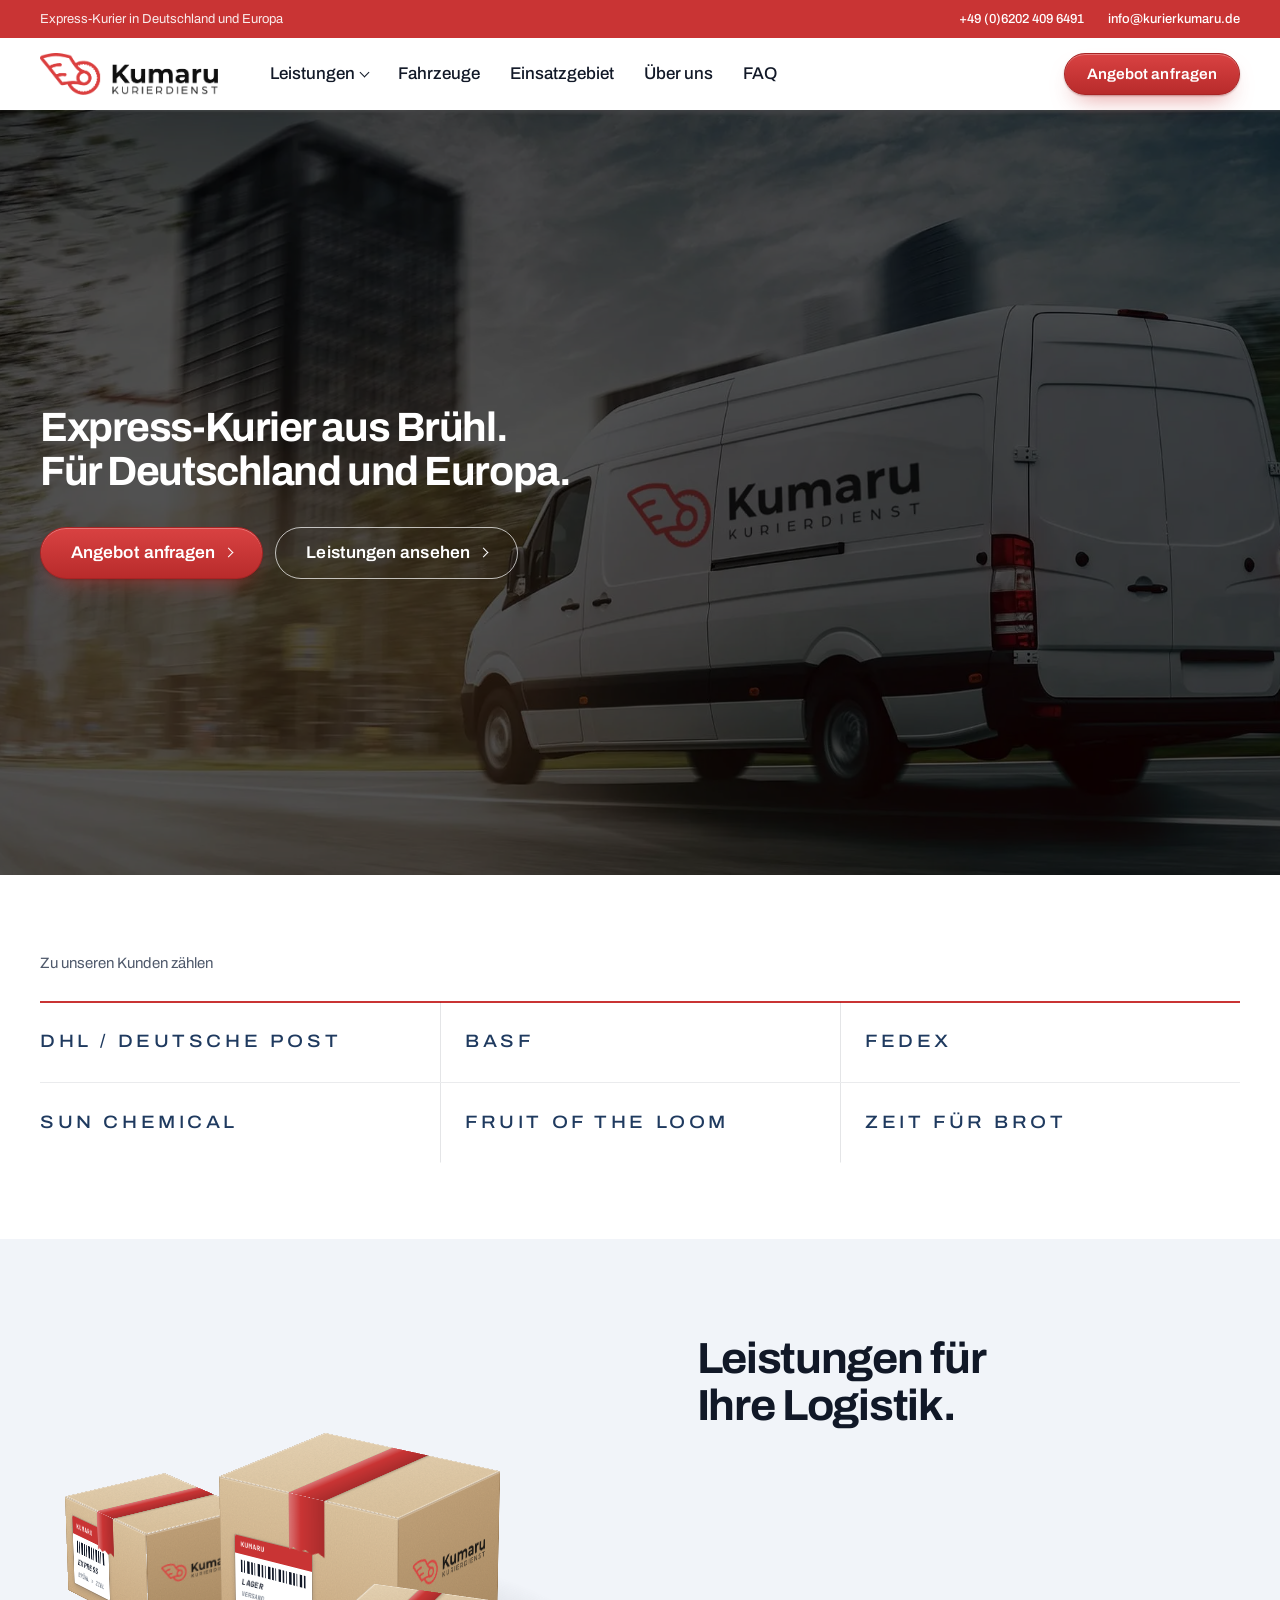
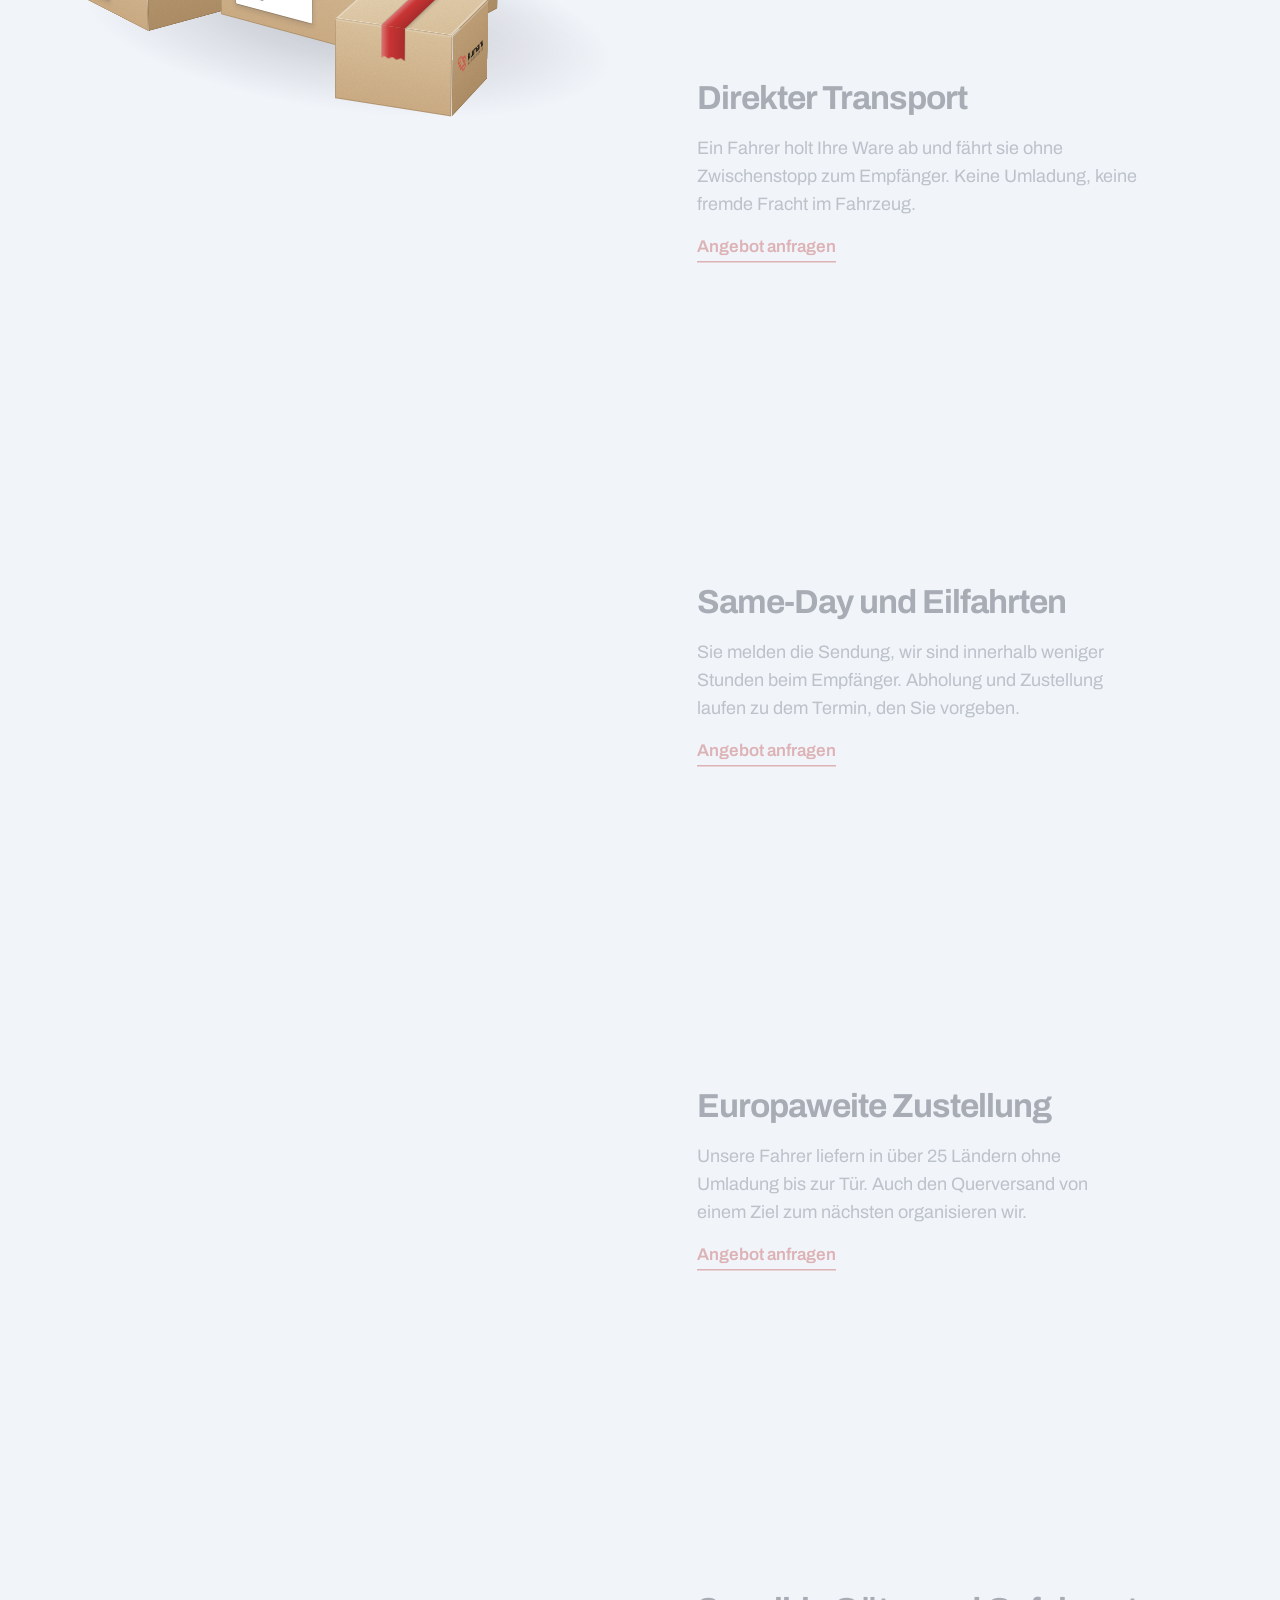
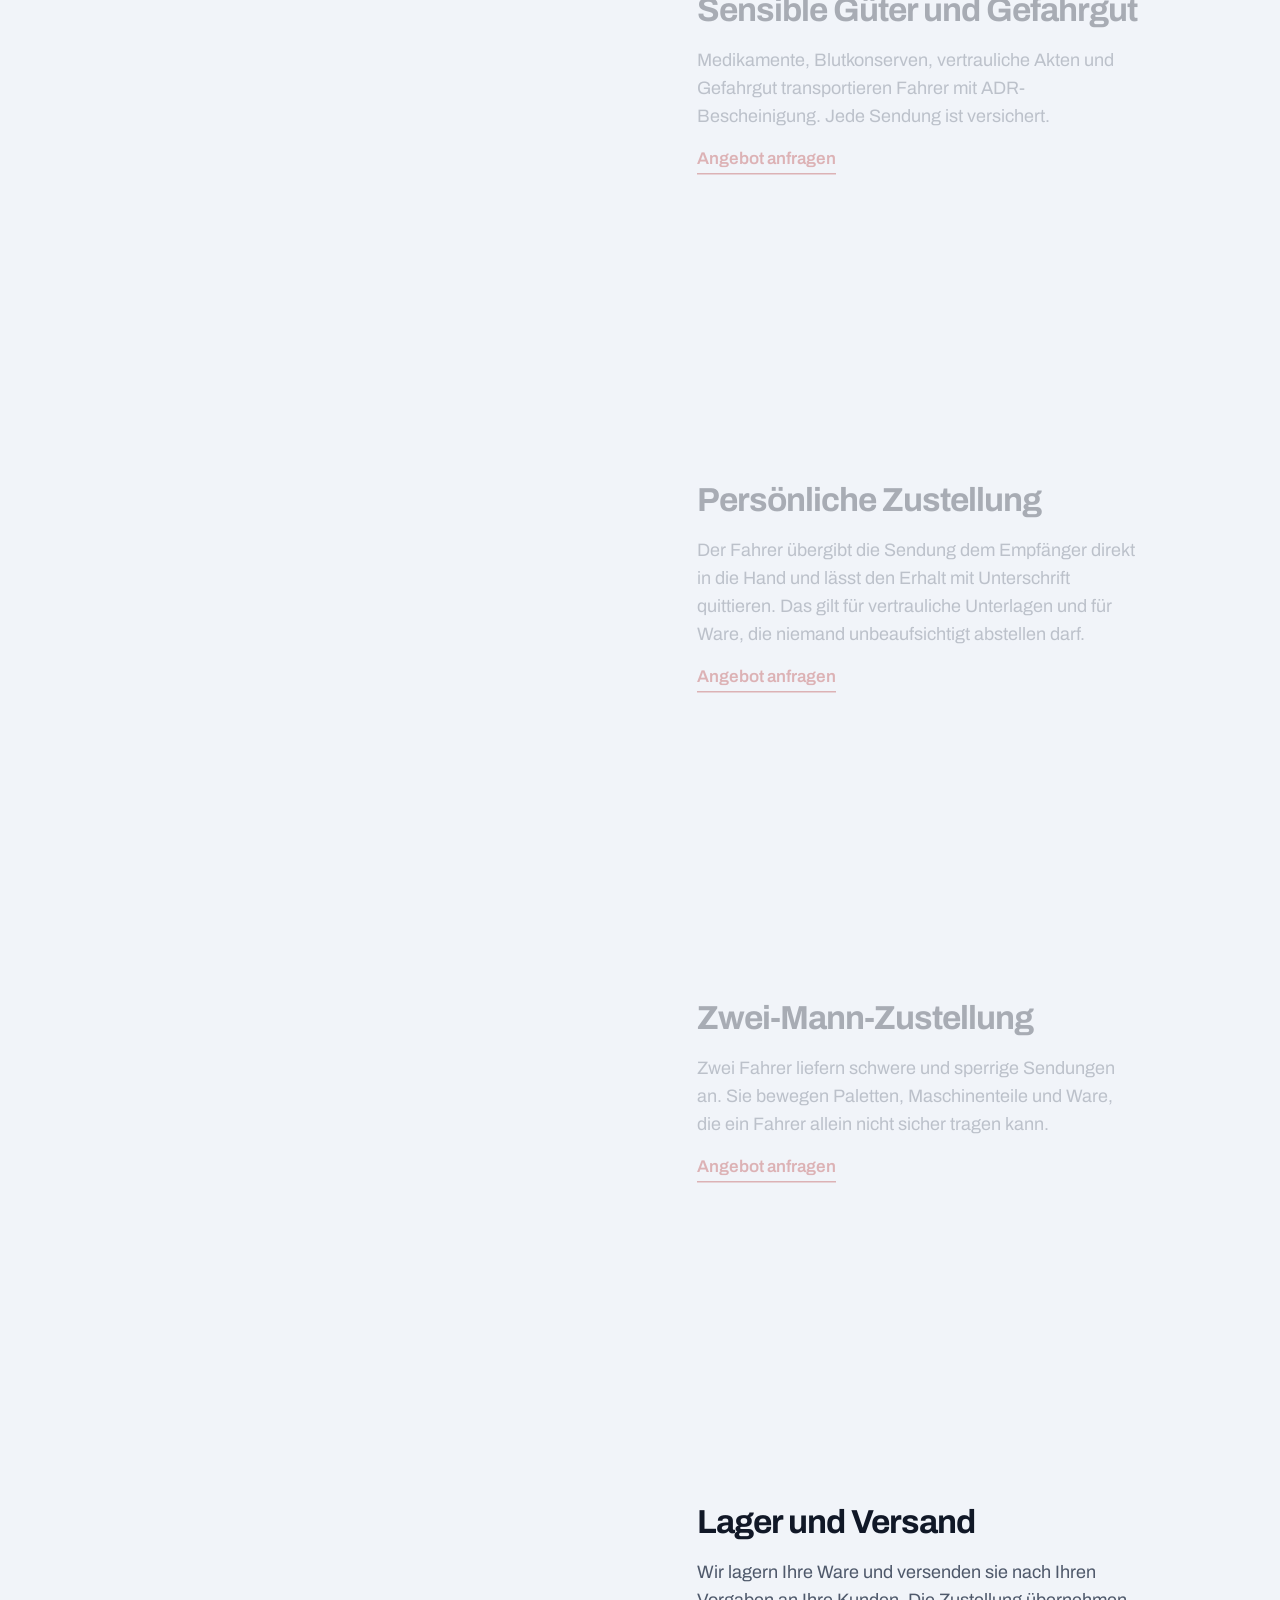
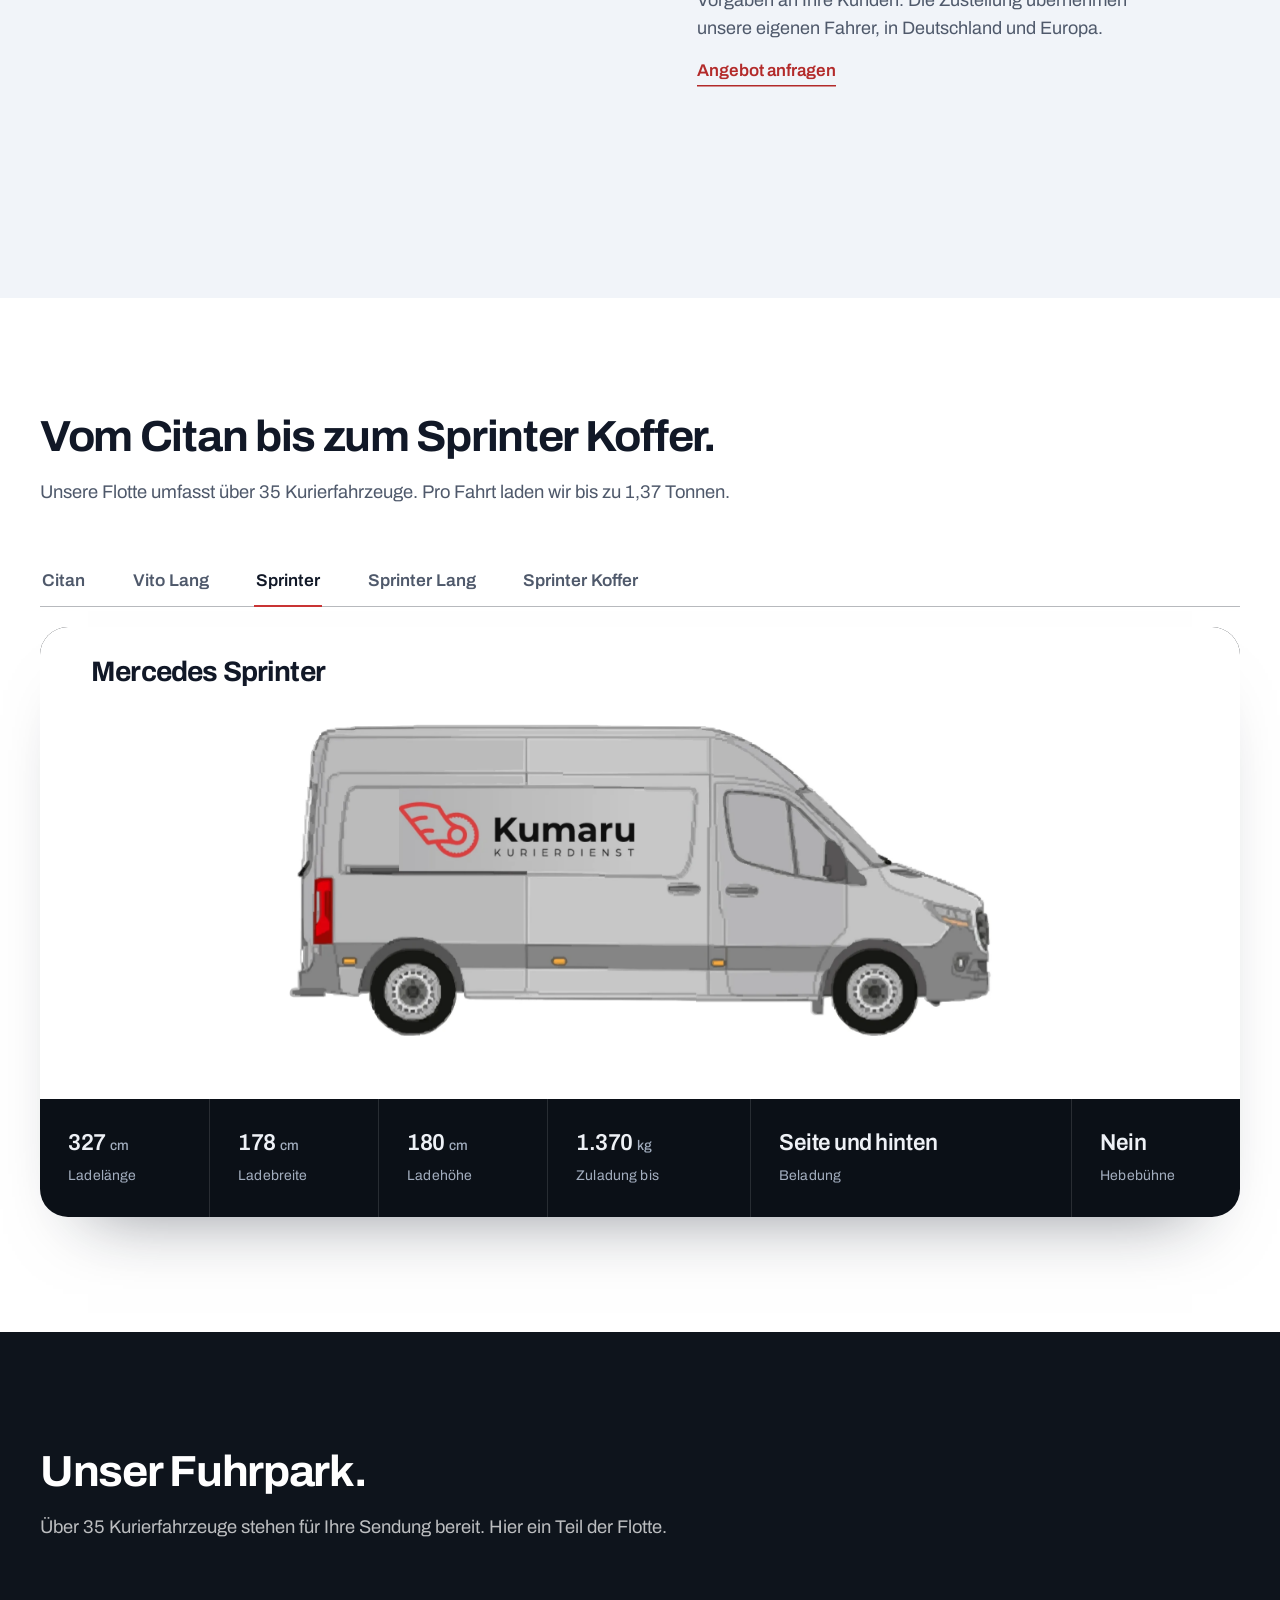
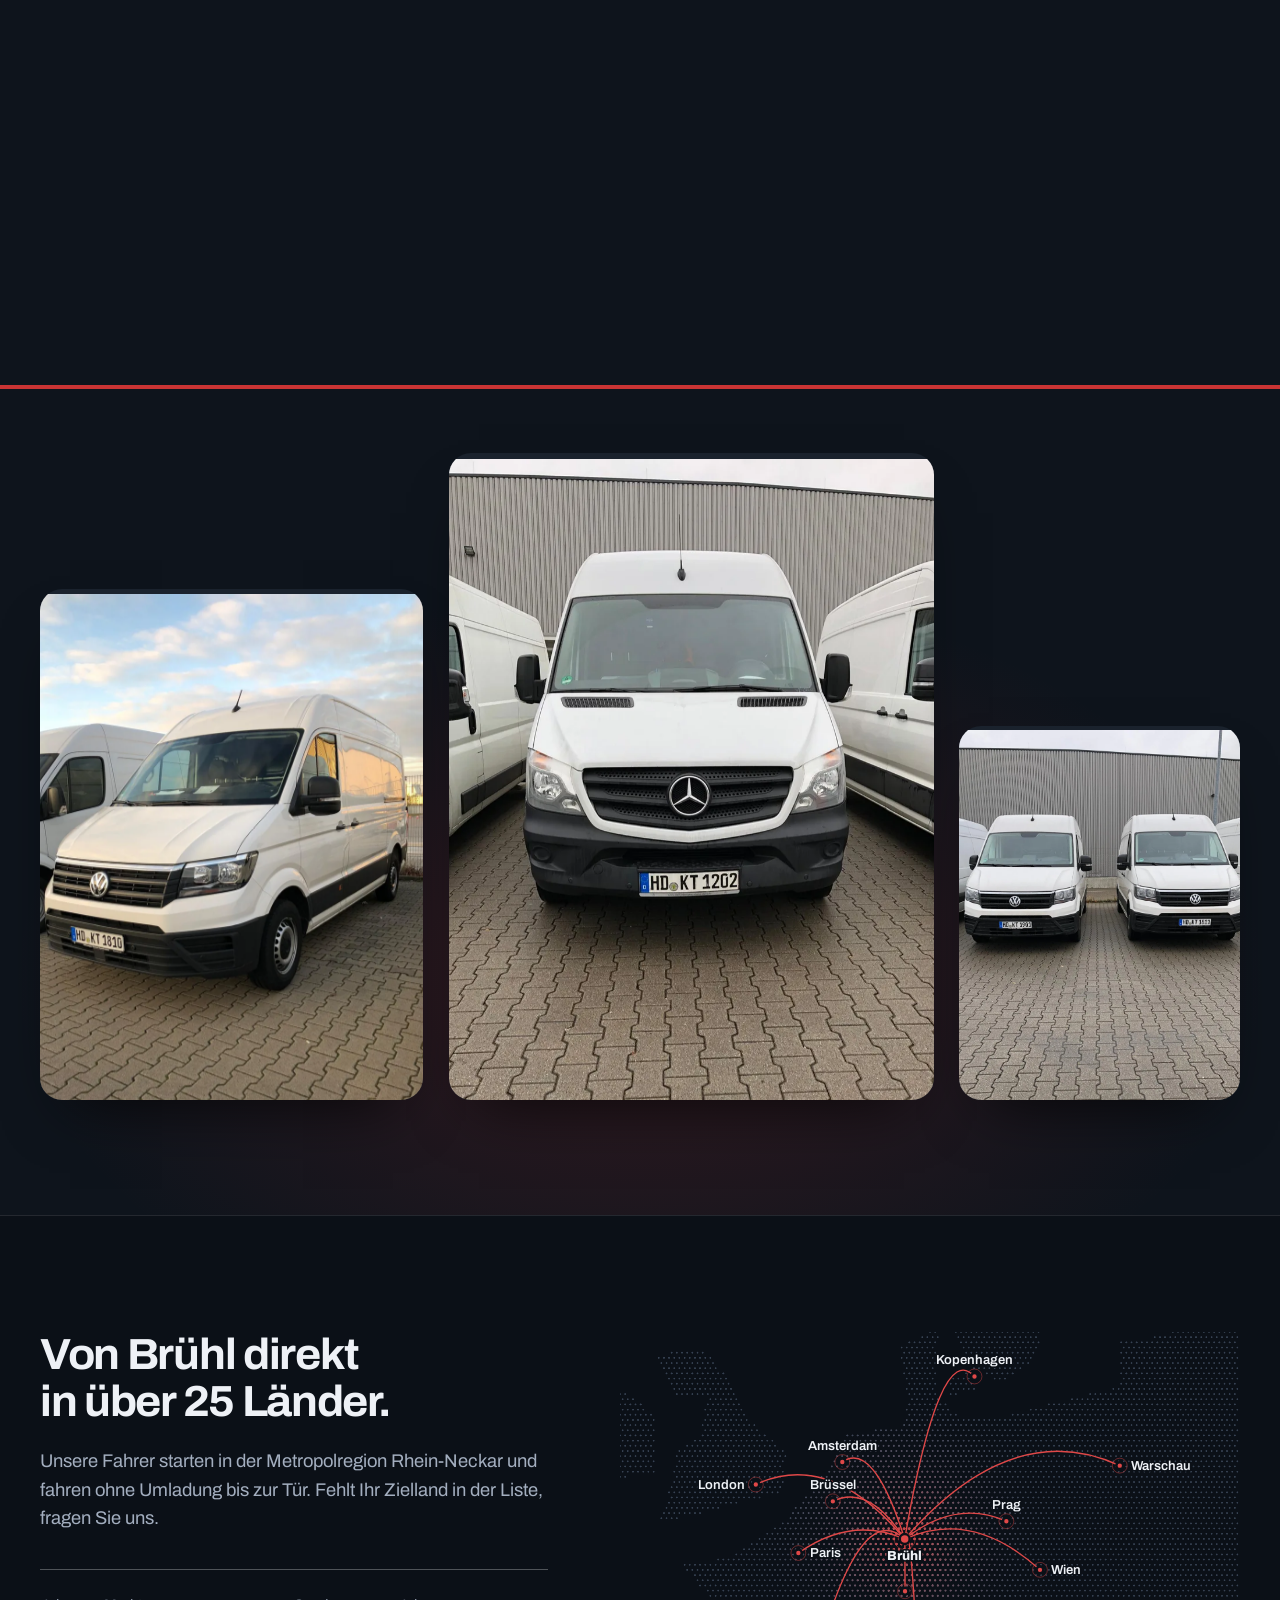
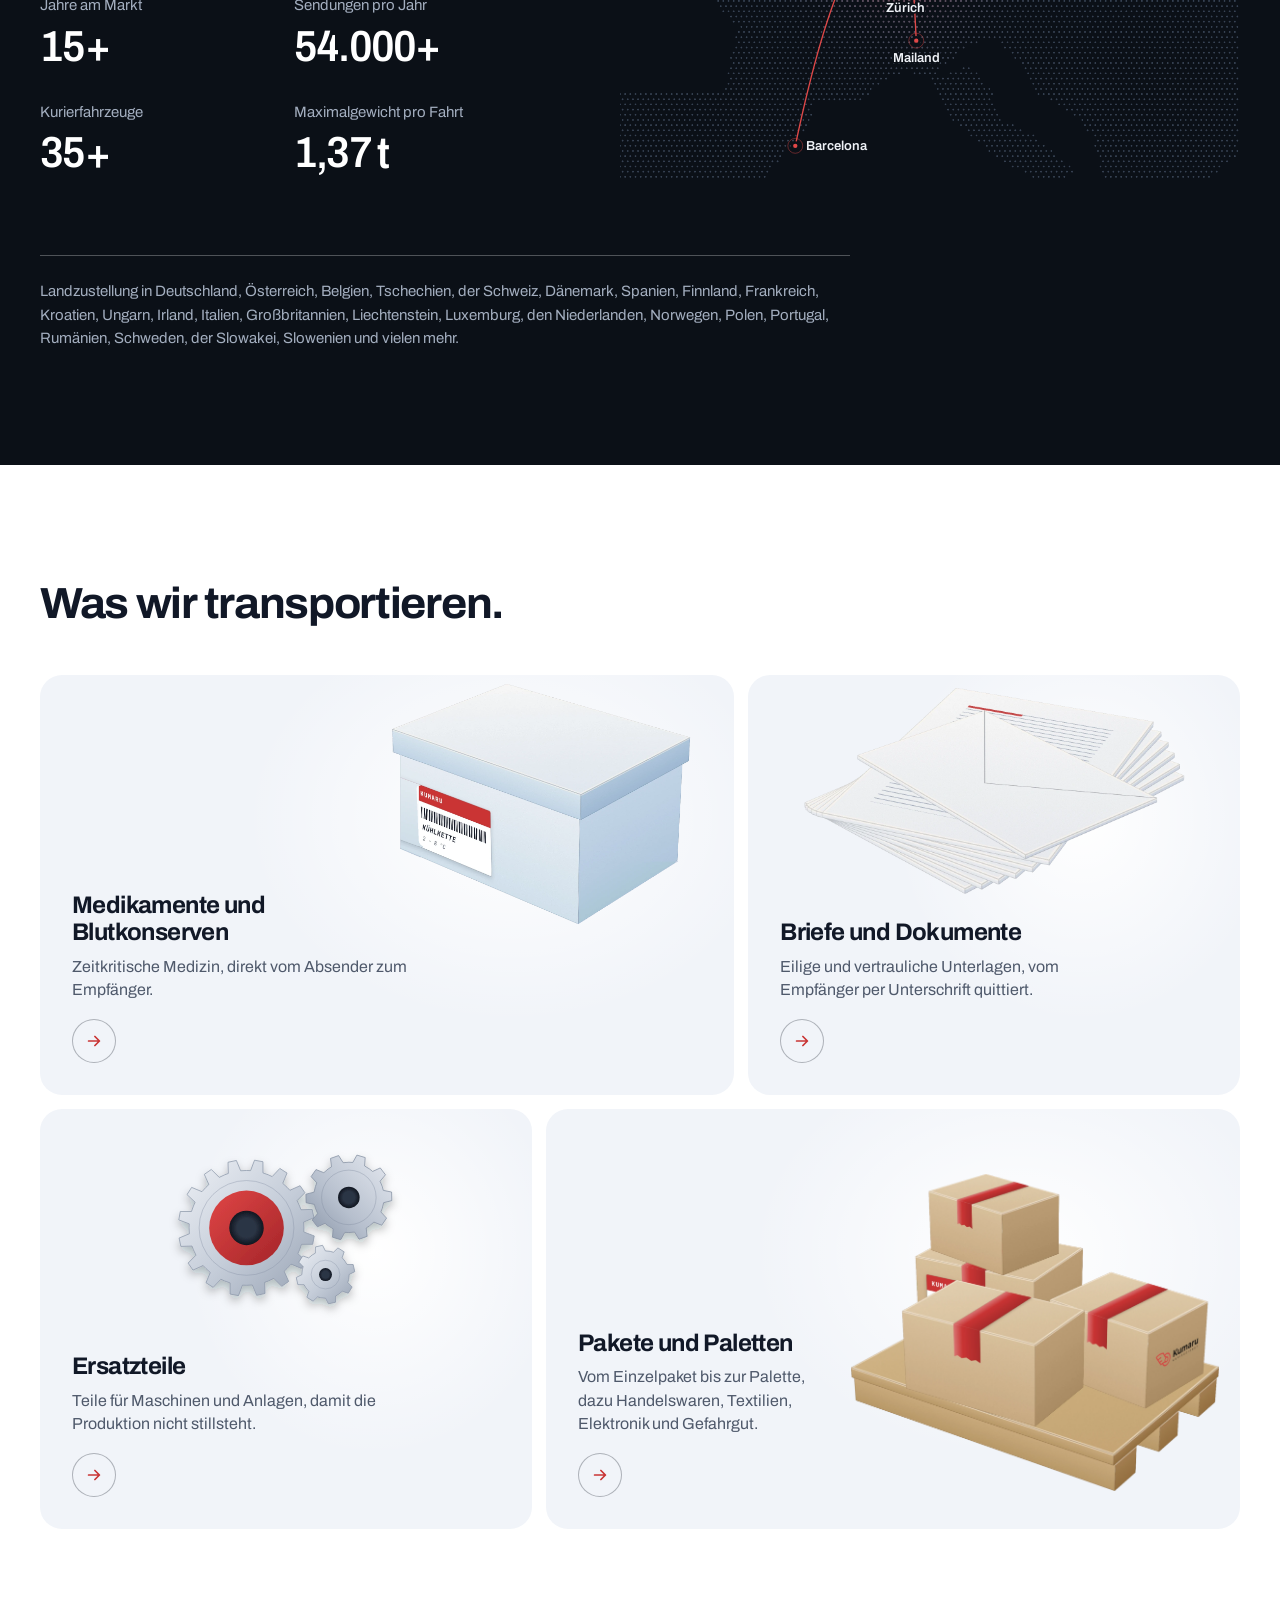
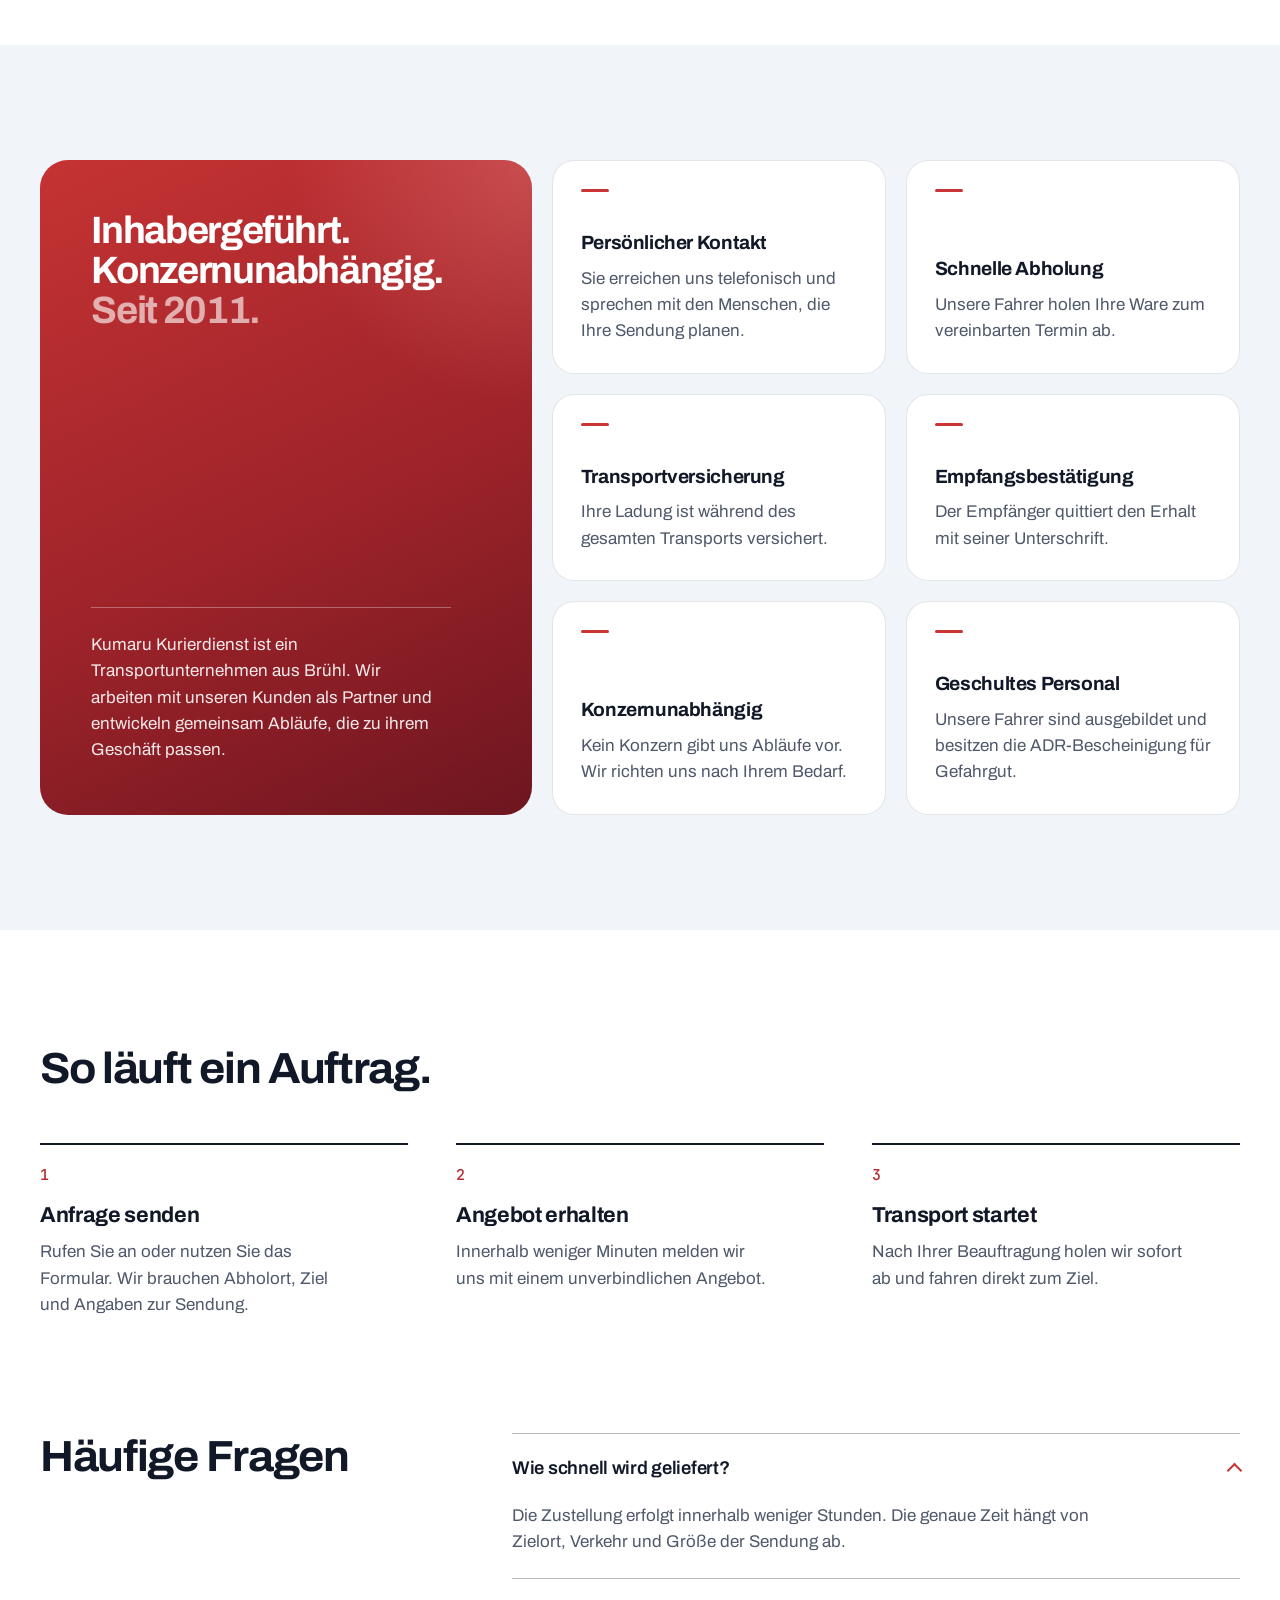
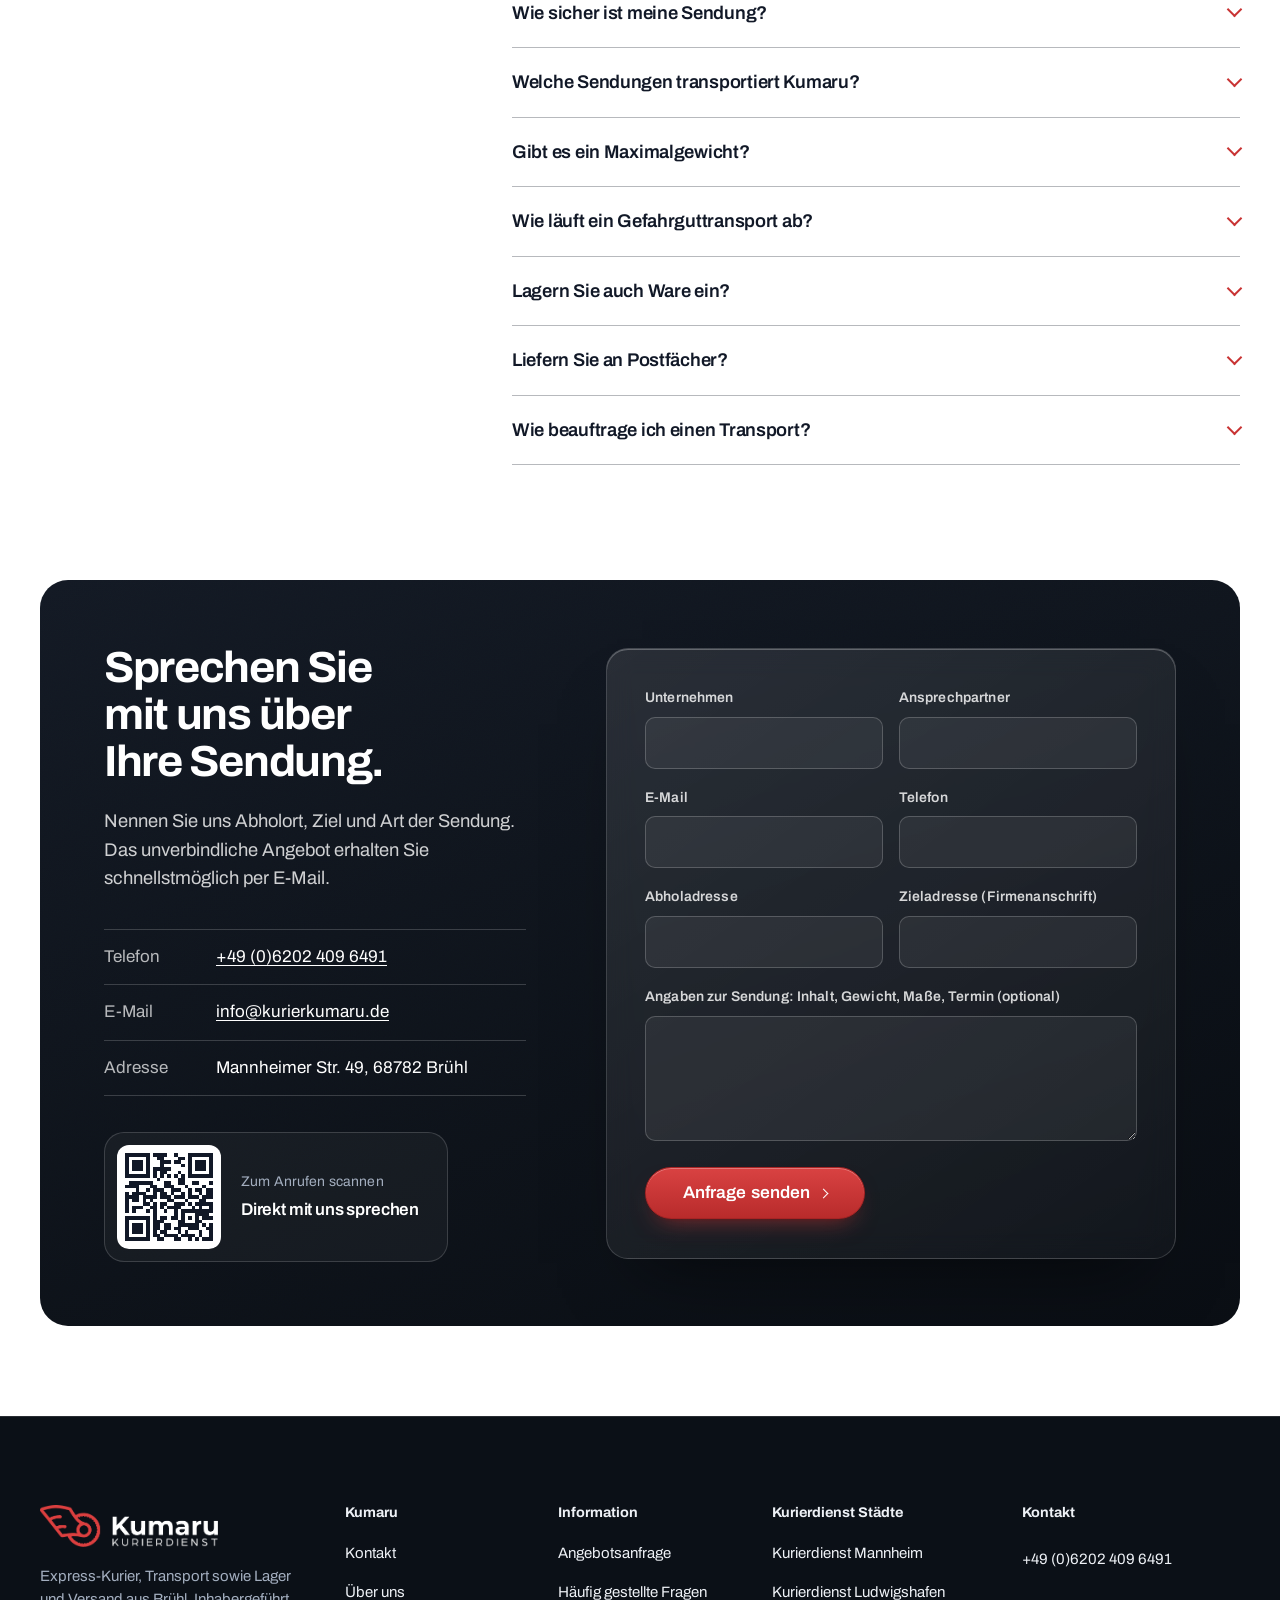
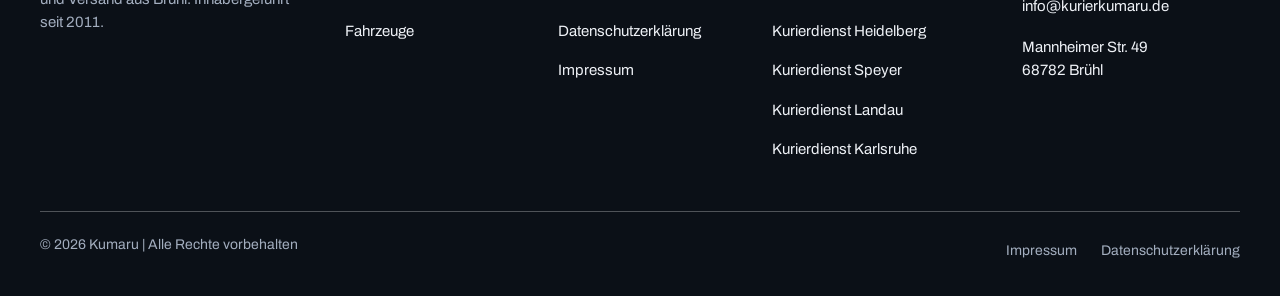
<file: index.html>
<!doctype html>
<html lang="de">
<head>
<meta charset="utf-8">
<meta name="viewport" content="width=device-width, initial-scale=1">
<title>Kumaru Kurierdienst | Express-Kurier, Transport sowie Lager und Versand aus Brühl</title>
<meta name="description" content="Kumaru Kurierdienst aus Brühl: Direktfahrten, Same-Day, Zustellung in über 25 Ländern sowie Lager und Versand. Inhabergeführt seit 2011.">
<meta name="color-scheme" content="light">
<link rel="icon" type="image/png" sizes="32x32" href="img/favicon-32.png">
<link rel="icon" type="image/png" sizes="256x256" href="img/favicon.png">
<link rel="apple-touch-icon" href="img/favicon.png">
<link rel="preload" href="fonts/archivo.woff2" as="font" type="font/woff2" crossorigin>
<link rel="stylesheet" href="styles.css?v=56">
</head>
<body>
<a class="skip" href="#inhalt">Zum Inhalt springen</a>

<!-- Servicezeile -->
<div class="util">
  <div class="util__in">
    <p>Express-Kurier in Deutschland und Europa</p>
    <ul>
      <li><a href="tel:+4962024096491">+49 (0)6202 409 6491</a></li>
      <li><a href="mailto:info@kurierkumaru.de">info@kurierkumaru.de</a></li>
    </ul>
  </div>
</div>

<!-- Header -->
<header class="top" id="top">
  <div class="top__in">
    <a class="logo" data-reload href="index.html" aria-label="Kumaru Kurierdienst, Startseite">
      <picture>
        <img src="img/kumaru-logo-dunkel.png?v=2" alt="Kumaru Kurierdienst" width="152" height="36">
      </picture>
    </a>

    <nav class="nav" aria-label="Hauptnavigation" id="nav">
      <ul>
        <li><button type="button" class="nav__btn" aria-expanded="false" aria-controls="mega-sol">Leistungen</button></li>
        <li><a href="#fahrzeuge">Fahrzeuge</a></li>
        <li><a href="#einsatzgebiet">Einsatzgebiet</a></li>
        <li><a href="#ueber-uns">Über uns</a></li>
        <li><a href="#faq">FAQ</a></li>
      </ul>
    </nav>

    <div class="top__cta">
      <a class="btn btn--primary btn--sm" href="#kontakt">Angebot anfragen</a>
      <button type="button" class="burger" id="burger" aria-expanded="false" aria-controls="mobileNav" aria-label="Menü öffnen"><span></span><span></span></button>
    </div>
  </div>

  <div class="mega" id="mega-sol" hidden>
    <div class="mega__in">
      <ul class="mega__list">
        <li><a href="#loesungen"><b>Direkter Transport</b><span>Ein Fahrer, ohne Umladung vom Absender zum Empfänger.</span></a></li>
        <li><a href="#loesungen"><b>Same-Day und Eilfahrten</b><span>Zustellung innerhalb weniger Stunden zum vereinbarten Termin.</span></a></li>
        <li><a href="#loesungen"><b>Europaweite Zustellung</b><span>Über 25 Länder, auch als Querversand.</span></a></li>
        <li><a href="#loesungen"><b>Sensible Güter und Gefahrgut</b><span>Fahrer mit ADR-Bescheinigung, jede Sendung versichert.</span></a></li>
        <li><a href="#loesungen"><b>Persönliche Zustellung</b><span>Übergabe direkt an den Empfänger, mit Unterschrift quittiert.</span></a></li>
        <li><a href="#loesungen"><b>Zwei-Mann-Zustellung</b><span>Zwei Fahrer für schwere und sperrige Sendungen.</span></a></li>
        <li><a href="#loesungen"><b>Lager und Versand</b><span>Wir lagern Ihre Ware und liefern sie an Ihre Kunden.</span></a></li>
      </ul>
      <div class="mega__side">
        <p>Angebot in wenigen Minuten</p>
        <a href="#kontakt" class="link">Angebot anfragen</a>
      </div>
    </div>
  </div>
</header>

<div class="mobile-nav" id="mobileNav" hidden>
  <ul>
    <li><a href="#loesungen">Leistungen</a></li>
    <li><a href="#fahrzeuge">Fahrzeuge</a></li>
    <li><a href="#einsatzgebiet">Einsatzgebiet</a></li>
    <li><a href="#ueber-uns">Über uns</a></li>
    <li><a href="#faq">FAQ</a></li>
  </ul>
  <a class="btn btn--primary" href="#kontakt">Angebot anfragen</a>
</div>

<main id="inhalt">

<!-- HERO -->
<section class="hero" aria-labelledby="h1">
  <img class="hero__img" src="img/hero-sprinter.webp" width="1960" height="1060" alt="Weißer Mercedes Sprinter von Kumaru Kurierdienst fährt an Hochhäusern vorbei" fetchpriority="high">
  <div class="hero__in">
    <div class="hero__copy">
      <h1 id="h1"><span class="ln" style="--i:0"><span>Express-Kurier aus Brühl.</span></span> <span class="ln" style="--i:1"><span>Für Deutschland und Europa.</span></span></h1>
      <div class="hero__cta">
        <a class="btn btn--primary" href="#kontakt">Angebot anfragen</a>
        <a class="btn btn--ghost" href="#loesungen">Leistungen ansehen</a>
      </div>
    </div>
  </div>
</section>

<!-- Kunden -->
<section class="logos" id="logos" aria-labelledby="h-logos">
  <p id="h-logos">Zu unseren Kunden zählen</p>
  <ul>
    <li style="--i:0">DHL / Deutsche Post</li>
    <li style="--i:1">BASF</li>
    <li style="--i:2">FedEx</li>
    <li style="--i:3">Sun Chemical</li>
    <li style="--i:4">Fruit of the Loom</li>
    <li style="--i:5">Zeit für Brot</li>
  </ul>
</section>

<!-- LEISTUNGEN: Paket dreht sich beim Scrollen -->
<section class="sol" id="loesungen" aria-labelledby="h-sol">
  <div class="sol__in">
    <div class="sol__scene">
      <div class="scene scene--sol" id="solScene" data-scene="sol" role="img" aria-label="Drei Kraftpapier-Pakete mit rotem Klebeband, die sich beim Scrollen drehen"></div>
    </div>
    <div class="sol__text">
      <h2 id="h-sol">Leistungen für Ihre Logistik.</h2>
      <article class="step is-active" data-label="DIREKT" data-route="BRÜHL > ZIEL">
        <h3>Direkter Transport</h3>
        <p>Ein Fahrer holt Ihre Ware ab und fährt sie ohne Zwischenstopp zum Empfänger. Keine Umladung, keine fremde Fracht im Fahrzeug.</p>
        <a class="link" href="#kontakt">Angebot anfragen</a>
      </article>
      <article class="step" data-label="SAME-DAY" data-route="BINNEN STUNDEN">
        <h3>Same-Day und Eilfahrten</h3>
        <p>Sie melden die Sendung, wir sind innerhalb weniger Stunden beim Empfänger. Abholung und Zustellung laufen zu dem Termin, den Sie vorgeben.</p>
        <a class="link" href="#kontakt">Angebot anfragen</a>
      </article>
      <article class="step" data-label="EUROPA" data-route="25+ LÄNDER">
        <h3>Europaweite Zustellung</h3>
        <p>Unsere Fahrer liefern in über 25 Ländern ohne Umladung bis zur Tür. Auch den Querversand von einem Ziel zum nächsten organisieren wir.</p>
        <a class="link" href="#kontakt">Angebot anfragen</a>
      </article>
      <article class="step" data-label="ADR" data-route="VERSICHERT">
        <h3>Sensible Güter und Gefahrgut</h3>
        <p>Medikamente, Blutkonserven, vertrauliche Akten und Gefahrgut transportieren Fahrer mit ADR-Bescheinigung. Jede Sendung ist versichert.</p>
        <a class="link" href="#kontakt">Angebot anfragen</a>
      </article>
      <article class="step" data-label="PERSÖNLICH" data-route="AN DEN EMPFÄNGER">
        <h3>Persönliche Zustellung</h3>
        <p>Der Fahrer übergibt die Sendung dem Empfänger direkt in die Hand und lässt den Erhalt mit Unterschrift quittieren. Das gilt für vertrauliche Unterlagen und für Ware, die niemand unbeaufsichtigt abstellen darf.</p>
        <a class="link" href="#kontakt">Angebot anfragen</a>
      </article>
      <article class="step" data-label="ZWEI MANN" data-route="SCHWERE FRACHT">
        <h3>Zwei-Mann-Zustellung</h3>
        <p>Zwei Fahrer liefern schwere und sperrige Sendungen an. Sie bewegen Paletten, Maschinenteile und Ware, die ein Fahrer allein nicht sicher tragen kann.</p>
        <a class="link" href="#kontakt">Angebot anfragen</a>
      </article>
      <article class="step" data-label="LAGER" data-route="VERSAND">
        <h3>Lager und Versand</h3>
        <p>Wir lagern Ihre Ware und versenden sie nach Ihren Vorgaben an Ihre Kunden. Die Zustellung übernehmen unsere eigenen Fahrer, in Deutschland und Europa.</p>
        <a class="link" href="#kontakt">Angebot anfragen</a>
      </article>
    </div>
  </div>
</section>

<!-- FAHRZEUGE -->
<section class="veh" id="fahrzeuge" aria-labelledby="h-veh">
  <div class="wrap">
    <h2 id="h-veh">Vom Citan bis zum Sprinter Koffer.</h2>
    <p class="veh__lead">Unsere Flotte umfasst über 35 Kurierfahrzeuge. Pro Fahrt laden wir bis zu 1,37 Tonnen.</p>
    <div class="veh__tabs" role="tablist" aria-label="Fahrzeuge">
      <button role="tab" type="button" aria-selected="false" data-id="citan" data-img="img/van-citan.webp?v=2" data-name="Mercedes Citan" data-lbh="153 × 152 × 125 cm" data-l="153" data-b="152" data-h="125" data-kg="500" data-load="Seite und hinten" data-lift="Nein">Citan</button>
      <button role="tab" type="button" aria-selected="false" data-id="vito" data-img="img/van-vito-lang.webp?v=2" data-name="Mercedes Vito Lang" data-lbh="283 × 168 × 139 cm" data-l="283" data-b="168" data-h="139" data-kg="975" data-load="Seite und hinten" data-lift="Nein">Vito Lang</button>
      <button role="tab" type="button" aria-selected="true" data-id="sprinter" data-img="img/van-sprinter.webp?v=2" data-name="Mercedes Sprinter" data-lbh="327 × 178 × 180 cm" data-l="327" data-b="178" data-h="180" data-kg="1370" data-load="Seite und hinten" data-lift="Nein">Sprinter</button>
      <button role="tab" type="button" aria-selected="false" data-id="lang" data-img="img/van-sprinter-lang.webp?v=2" data-name="Mercedes Sprinter Lang" data-lbh="430 × 178 × 180 cm" data-l="430" data-b="178" data-h="180" data-kg="1225" data-load="Seite und hinten" data-lift="Nein">Sprinter Lang</button>
      <button role="tab" type="button" aria-selected="false" data-id="koffer" data-img="img/van-sprinter-koffer.webp?v=2" data-name="Mercedes Sprinter Koffer" data-lbh="437 × 211 × 211 cm" data-l="437" data-b="211" data-h="211" data-kg="895" data-load="Nur hinten" data-lift="Ja">Sprinter Koffer</button>
    </div>
    <div class="veh__panel" role="tabpanel" aria-live="polite">
      <div class="veh__stage">
        <h3 class="veh__name" id="vName">Mercedes Sprinter</h3>
        <div class="veh__img"><img id="vImg" src="img/van-sprinter.webp?v=2" alt="Mercedes Sprinter im Kumaru-Design" width="2300" height="960" decoding="async"></div>
      </div>
      <dl class="veh__spec">
        <div><dt>Ladelänge</dt><dd><span id="vL">327</span><small>cm</small></dd></div>
        <div><dt>Ladebreite</dt><dd><span id="vB">178</span><small>cm</small></dd></div>
        <div><dt>Ladehöhe</dt><dd><span id="vH">180</span><small>cm</small></dd></div>
        <div><dt>Zuladung bis</dt><dd><span id="vKg">1.370</span><small>kg</small></dd></div>
        <div><dt>Beladung</dt><dd id="vLoad">Seite und hinten</dd></div>
        <div><dt>Hebebühne</dt><dd id="vLift">Nein</dd></div>
      </dl>
    </div>
  </div>
</section>

<!-- FUHRPARK -->
<section class="fleet" id="fuhrpark" aria-labelledby="h-fleet">
  <div class="wrap fleet__head">
    <h2 id="h-fleet">Unser Fuhrpark.</h2>
    <p>Über 35 Kurierfahrzeuge stehen für Ihre Sendung bereit. Hier ein Teil der Flotte.</p>
  </div>
  <picture class="fleet__row">
    <source media="(max-width: 719px)" srcset="img/fuhrpark-reihe-schraeg.webp" width="1600" height="1200">
    <img src="img/fuhrpark-reihe.webp" alt="Zehn weiße Kumaru-Transporter stehen nebeneinander vor einer Lagerhalle" width="1600" height="480" loading="lazy" decoding="async">
  </picture>
  <div class="wrap">
    <ul class="fleet__grid">
      <li class="fleet__ph fleet__ph--a">
        <figure>
          <img src="img/fuhrpark-crafter.webp" alt="Weißer VW Crafter von vorn auf dem Betriebshof" width="900" height="1200" loading="lazy" decoding="async">
        </figure>
      </li>
      <li class="fleet__ph fleet__ph--b">
        <figure>
          <img src="img/fuhrpark-sprinter.webp" alt="Weißer Mercedes Sprinter von vorn zwischen zwei anderen Transportern" width="900" height="1200" loading="lazy" decoding="async">
        </figure>
      </li>
      <li class="fleet__ph fleet__ph--c">
        <figure>
          <img src="img/fuhrpark-crafter-paar.webp" alt="Zwei weiße VW Crafter nebeneinander" width="900" height="1200" loading="lazy" decoding="async">
        </figure>
      </li>
    </ul>
  </div>
</section>

<!-- EINSATZGEBIET -->
<section class="net" id="einsatzgebiet" aria-labelledby="h-net">
  <div class="net__in">
    <div class="net__copy">
      <h2 id="h-net">Von Brühl direkt in über 25 Länder.</h2>
      <p>Unsere Fahrer starten in der Metropolregion Rhein-Neckar und fahren ohne Umladung bis zur Tür. Fehlt Ihr Zielland in der Liste, fragen Sie uns.</p>
      <dl class="net__stats">
        <div><dd class="odo" data-value="15+" aria-label="über 15"></dd><dt>Jahre am Markt</dt></div>
        <div><dd class="odo" data-value="54.000+" aria-label="über 54.000"></dd><dt>Sendungen pro Jahr</dt></div>
        <div><dd class="odo" data-value="35+" aria-label="über 35"></dd><dt>Kurierfahrzeuge</dt></div>
        <div><dd class="odo" data-value="1,37 t" aria-label="1,37 Tonnen"></dd><dt>Maximalgewicht pro Fahrt</dt></div>
      </dl>
    </div>
    <div class="net__map" id="netMap">
      <canvas id="netDots" width="1400" height="1015" aria-hidden="true"></canvas>
      <svg id="netSvg" viewBox="0 0 1000 725" aria-label="Europakarte mit Verbindungen ab Brühl" role="img"></svg>
    </div>
    <p class="net__countries">Landzustellung in Deutschland, Österreich, Belgien, Tschechien, der Schweiz, Dänemark, Spanien, Finnland, Frankreich, Kroatien, Ungarn, Irland, Italien, Großbritannien, Liechtenstein, Luxemburg, den Niederlanden, Norwegen, Polen, Portugal, Rumänien, Schweden, der Slowakei, Slowenien und vielen mehr.</p>
  </div>
</section>

<!-- SENDUNGEN -->
<section class="ind" id="sendungen" aria-labelledby="h-ind">
  <div class="wrap">
    <h2 id="h-ind">Was wir transportieren.</h2>
    <div class="ind__grid">
      <a class="ind__tile ind__tile--a" href="#kontakt">
        <img class="ind__img" src="img/ind-medikamente.webp?v=3" alt="Isolierte Transportbox mit Etikett Kühlkette 2 bis 8 Grad" width="1191" height="956" loading="lazy" decoding="async">
        <span class="ind__t"><b>Medikamente und Blutkonserven</b>Zeitkritische Medizin, direkt vom Absender zum Empfänger.</span>
      </a>
      <a class="ind__tile ind__tile--b" href="#kontakt">
        <img class="ind__img" src="img/ind-dokumente.webp" alt="Stapel Dokumente mit Briefumschlag" width="1180" height="640" loading="lazy" decoding="async">
        <span class="ind__t"><b>Briefe und Dokumente</b>Eilige und vertrauliche Unterlagen, vom Empfänger per Unterschrift quittiert.</span>
      </a>
      <a class="ind__tile ind__tile--c" href="#kontakt">
        <img class="ind__img" src="img/ind-ersatzteile.svg" alt="Ineinandergreifende Zahnräder aus Stahl" width="700" height="560" loading="lazy" decoding="async">
        <span class="ind__t"><b>Ersatzteile</b>Teile für Maschinen und Anlagen, damit die Produktion nicht stillsteht.</span>
      </a>
      <a class="ind__tile ind__tile--d" href="#kontakt">
        <img class="ind__img" src="img/ind-paletten.webp" alt="Palette mit Kumaru-Paketen" width="1523" height="1313" loading="lazy" decoding="async">
        <span class="ind__t"><b>Pakete und Paletten</b>Vom Einzelpaket bis zur Palette, dazu Handelswaren, Textilien, Elektronik und Gefahrgut.</span>
      </a>
    </div>
  </div>
</section>

<!-- ÜBER UNS -->
<section class="why" id="ueber-uns" aria-labelledby="h-why">
  <div class="wrap why__in">
    <div class="why__hero">
      <h2 class="stm" id="h-why"><span style="--i:0">Inhabergeführt.</span><span style="--i:1">Konzernunabhängig.</span><span style="--i:2">Seit 2011.</span></h2>
      <p class="why__lead">Kumaru Kurierdienst ist ein Transportunternehmen aus Brühl. Wir arbeiten mit unseren Kunden als Partner und entwickeln gemeinsam Abläufe, die zu ihrem Geschäft passen.</p>
    </div>
    <dl class="why__grid">
      <div><dt>Persönlicher Kontakt</dt><dd>Sie erreichen uns telefonisch und sprechen mit den Menschen, die Ihre Sendung planen.</dd></div>
      <div><dt>Schnelle Abholung</dt><dd>Unsere Fahrer holen Ihre Ware zum vereinbarten Termin ab.</dd></div>
      <div><dt>Transportversicherung</dt><dd>Ihre Ladung ist während des gesamten Transports versichert.</dd></div>
      <div><dt>Empfangsbestätigung</dt><dd>Der Empfänger quittiert den Erhalt mit seiner Unterschrift.</dd></div>
      <div><dt>Konzernunabhängig</dt><dd>Kein Konzern gibt uns Abläufe vor. Wir richten uns nach Ihrem Bedarf.</dd></div>
      <div><dt>Geschultes Personal</dt><dd>Unsere Fahrer sind ausgebildet und besitzen die ADR-Bescheinigung für Gefahrgut.</dd></div>
    </dl>
  </div>
</section>

<!-- ABLAUF -->
<section class="flow" id="ablauf" aria-labelledby="h-flow">
  <div class="wrap">
    <h2 id="h-flow">So läuft ein Auftrag.</h2>
    <ol class="flow__list">
      <li><span class="flow__n">1</span><h3>Anfrage senden</h3><p>Rufen Sie an oder nutzen Sie das Formular. Wir brauchen Abholort, Ziel und Angaben zur Sendung.</p></li>
      <li><span class="flow__n">2</span><h3>Angebot erhalten</h3><p>Innerhalb weniger Minuten melden wir uns mit einem unverbindlichen Angebot.</p></li>
      <li><span class="flow__n">3</span><h3>Transport startet</h3><p>Nach Ihrer Beauftragung holen wir sofort ab und fahren direkt zum Ziel.</p></li>
    </ol>
  </div>
</section>

<!-- FAQ -->
<section class="faq" id="faq" aria-labelledby="h-faq">
  <div class="wrap faq__in">
    <h2 id="h-faq">Häufige Fragen</h2>
    <div class="faq__acc">
      <details name="faq" open><summary>Wie schnell wird geliefert?</summary><p>Die Zustellung erfolgt innerhalb weniger Stunden. Die genaue Zeit hängt von Zielort, Verkehr und Größe der Sendung ab.</p></details>
      <details name="faq"><summary>Wie sicher ist meine Sendung?</summary><p>Erfahrene Fahrer mit der passenden Ausrüstung transportieren Ihre Sendung. Jede Fahrt ist versichert.</p></details>
      <details name="faq"><summary>Welche Sendungen transportiert Kumaru?</summary><p>Pakete und Eilsendungen, Dokumente, Handelswaren, kritische Ersatzteile, Blutkonserven, Medikamente, vertrauliche Akten, Textilien und Elektronik. Auch Gefahrgut und Feuerwerkskörper gehören dazu.</p></details>
      <details name="faq"><summary>Gibt es ein Maximalgewicht?</summary><p>Pro Fahrt laden wir bis zu 1,37 Tonnen.</p></details>
      <details name="faq"><summary>Wie läuft ein Gefahrguttransport ab?</summary><p>Unsere Fahrer sind für Gefahrgut ausgebildet und halten alle Vorschriften ein. Sprechen Sie uns vor der Planung an.</p></details>
      <details name="faq"><summary>Lagern Sie auch Ware ein?</summary><p>Ja. Wir lagern Ihre Ware und versenden sie nach Ihren Vorgaben. Schildern Sie uns Art und Menge, wir melden uns mit einem Angebot.</p></details>
      <details name="faq"><summary>Liefern Sie an Postfächer?</summary><p>Nein. Für jede Zustellung benötigen wir eine Firmenanschrift.</p></details>
      <details name="faq"><summary>Wie beauftrage ich einen Transport?</summary><p>Rufen Sie an oder senden Sie das Formular. Sie erhalten schnellstmöglich ein unverbindliches Angebot per E-Mail.</p></details>
    </div>
  </div>
</section>

<!-- KONTAKT -->
<section class="contact" id="kontakt" aria-labelledby="h-contact">
  <div class="contact__in">
    <div class="contact__copy">
      <h2 id="h-contact">Sprechen Sie mit uns über Ihre Sendung.</h2>
      <p>Nennen Sie uns Abholort, Ziel und Art der Sendung. Das unverbindliche Angebot erhalten Sie schnellstmöglich per E-Mail.</p>
      <ul class="contact__lines">
        <li><span>Telefon</span><a href="tel:+4962024096491">+49 (0)6202 409 6491</a></li>
        <li><span>E-Mail</span><a href="mailto:info@kurierkumaru.de">info@kurierkumaru.de</a></li>
        <li><span>Adresse</span>Mannheimer Str. 49, 68782 Brühl</li>
      </ul>
      <a class="callqr" href="tel:+4962024096491"><span class="callqr__code"><img src="img/qr-anruf.svg" alt="QR-Code zum Anrufen: +49 6202 409 6491" width="88" height="88"></span><span class="callqr__txt"><span class="callqr__s">Zum Anrufen scannen</span><span class="callqr__t">Direkt mit uns sprechen</span></span></a>
    </div>
    <form class="form" id="orderForm" novalidate>
      <div class="field"><label for="f-firma">Unternehmen</label><input id="f-firma" name="firma" type="text" autocomplete="organization" required><p class="field__err" hidden>Bitte nennen Sie Ihr Unternehmen.</p></div>
      <div class="field"><label for="f-name">Ansprechpartner</label><input id="f-name" name="name" type="text" autocomplete="name" required><p class="field__err" hidden>Bitte nennen Sie Ihren Namen.</p></div>
      <div class="field"><label for="f-mail">E-Mail</label><input id="f-mail" name="mail" type="email" autocomplete="email" required><p class="field__err" hidden>Bitte geben Sie eine gültige E-Mail-Adresse an.</p></div>
      <div class="field"><label for="f-tel">Telefon</label><input id="f-tel" name="tel" type="tel" autocomplete="tel"></div>
      <div class="field"><label for="f-von">Abholadresse</label><input id="f-von" name="von" type="text" required><p class="field__err" hidden>Bitte geben Sie die Abholadresse an.</p></div>
      <div class="field"><label for="f-nach">Zieladresse (Firmenanschrift)</label><input id="f-nach" name="nach" type="text" required><p class="field__err" hidden>Bitte geben Sie die Zieladresse an.</p></div>
      <div class="field field--wide"><label for="f-info">Angaben zur Sendung: Inhalt, Gewicht, Maße, Termin (optional)</label><textarea id="f-info" name="info" rows="4"></textarea></div>
      <button class="btn btn--primary form__submit" type="submit">Anfrage senden</button>
      <p class="done" id="done" role="status" hidden>Danke, Ihre Anfrage ist eingegangen. Sie erhalten schnellstmöglich ein unverbindliches Angebot per E-Mail.</p>
    </form>
  </div>
</section>

</main>

<footer class="foot">
  <div class="foot__in">
    <div class="foot__brand">
      <a data-reload href="index.html" aria-label="Kumaru Kurierdienst, Startseite"><picture><img src="img/kumaru-logo-hell.png?v=2" alt="Kumaru Kurierdienst" width="152" height="36"></picture></a>
      <p>Express-Kurier, Transport sowie Lager und Versand aus Brühl. Inhabergeführt seit 2011.</p>
    </div>
    <nav class="foot__col" aria-label="Kumaru"><h2>Kumaru</h2><ul><li><a href="#kontakt">Kontakt</a></li><li><a href="#ueber-uns">Über uns</a></li><li><a href="#fahrzeuge">Fahrzeuge</a></li></ul></nav>
    <nav class="foot__col" aria-label="Information"><h2>Information</h2><ul><li><a href="#kontakt">Angebotsanfrage</a></li><li><a href="#faq">Häufig gestellte Fragen</a></li><li><a href="https://kurierkumaru.de/datenschutzerklaerung/">Datenschutzerklärung</a></li><li><a href="https://kurierkumaru.de/impressum/">Impressum</a></li></ul></nav>
    <nav class="foot__col" aria-label="Kurierdienst Städte"><h2>Kurierdienst Städte</h2><ul><li><a href="https://kurierkumaru.de/mannheim/">Kurierdienst Mannheim</a></li><li><a href="https://kurierkumaru.de/ludwigshafen-am-rhein/">Kurierdienst Ludwigshafen</a></li><li><a href="https://kurierkumaru.de/heidelberg/">Kurierdienst Heidelberg</a></li><li><a href="https://kurierkumaru.de/speyer/">Kurierdienst Speyer</a></li><li><a href="https://kurierkumaru.de/landau/">Kurierdienst Landau</a></li><li><a href="https://kurierkumaru.de/karlsruhe/">Kurierdienst Karlsruhe</a></li></ul></nav>
    <div class="foot__col"><h2>Kontakt</h2><ul class="foot__loc"><li><a href="tel:+4962024096491">+49 (0)6202 409 6491</a></li><li><a href="mailto:info@kurierkumaru.de">info@kurierkumaru.de</a></li><li>Mannheimer Str. 49<br>68782 Brühl</li></ul></div>
  </div>
  <div class="foot__bar">
    <p>© 2026 Kumaru | Alle Rechte vorbehalten</p>
    <ul><li><a href="https://kurierkumaru.de/impressum/">Impressum</a></li><li><a href="https://kurierkumaru.de/datenschutzerklaerung/">Datenschutzerklärung</a></li></ul>
  </div>
</footer>

<script src="app.js?v=44" defer></script>
</body>
</html>
</file>
<file: styles.css>
/* Kumaru Kurierdienst, Entwurf v4. Weiß, Rot, Marineblau. Fotos sind Platzhalter. */

@font-face { font-family: "Archivo"; src: url("fonts/archivo.woff2") format("woff2"); font-weight: 100 900; font-stretch: 62% 125%; font-display: swap; }
@font-face { font-family: "JetBrains Mono"; src: url("fonts/jbmono.woff2") format("woff2"); font-weight: 100 800; font-display: swap; }

/* Versatz der Paketflächen im Aufbau-Moment */
@property --ex { syntax: "<length>"; inherits: false; initial-value: 0px; }

:root {
  color-scheme: light;
  --bg: #ffffff;
  --surface: #ffffff;
  --surface-2: #f1f4f9;
  --tint: #fcefef;
  --ink: #111827;
  --muted: #4f596b;
  --line: rgba(17, 24, 39, 0.11);
  --line-strong: rgba(17, 24, 39, 0.3);

  --accent: #c93434;
  --accent-hover: #a82727;
  --accent-on: #ffffff;
  --accent-text: #b32a2a;
  --navy: #1f3a5f;

  /* Paketflächen */
  --b-top-1: #ead6b6; --b-top-2: #dec59f;
  --b-front-1: #e0c7a1; --b-front-2: #d0b087;
  --b-right-1: #c3a37a; --b-right-2: #b19168;
  --b-left-1: #ceb28c; --b-left-2: #bd9d74;
  --b-bottom: #9d7f5a;
  --b-edge: rgba(80, 52, 22, 0.2);
  --b-hi: rgba(255, 248, 236, 0.5);
  --tex: url("data:image/svg+xml,%3Csvg xmlns='http://www.w3.org/2000/svg' width='140' height='140'%3E%3Cfilter id='n'%3E%3CfeTurbulence type='fractalNoise' baseFrequency='.85' numOctaves='2' stitchTiles='stitch'/%3E%3CfeColorMatrix values='0 0 0 0 0 0 0 0 0 0 0 0 0 0 0 0 0 0 .55 0'/%3E%3C/filter%3E%3Crect width='140' height='140' filter='url(%23n)' opacity='.13'/%3E%3C/svg%3E");

  --ease: cubic-bezier(0.23, 1, 0.32, 1);
  --r: 8px;
  --wrap: 1320px;
  --gutter: 20px;
  --head-h: 72px;
  --f-sans: "Archivo", "Segoe UI", Arial, sans-serif;
  --f-mono: "JetBrains Mono", ui-monospace, Consolas, monospace;
}
@media (min-width: 768px) { :root { --gutter: 40px; } }

*, *::before, *::after { box-sizing: border-box; }
html { scroll-behavior: smooth; scroll-padding-top: calc(var(--head-h) + 12px); scrollbar-color: var(--line-strong) var(--bg); }
body { margin: 0; overflow-x: clip; background: var(--bg); color: var(--ink); font-family: var(--f-sans); font-size: 1.0625rem; line-height: 1.55; -webkit-font-smoothing: antialiased; caret-color: var(--accent); }
::selection { background: var(--accent); color: #fff; }
:focus-visible { outline: 3px solid var(--accent); outline-offset: 3px; border-radius: 4px; }
a { color: inherit; }
svg, img, canvas { display: block; max-width: 100%; }
h1, h2, h3, p, dl, dd, ul, ol, figure, blockquote { margin: 0; padding: 0; }
ul, ol { list-style: none; }
button, input, select, textarea { font: inherit; color: inherit; }
.skip { position: absolute; left: 12px; top: -60px; z-index: 100; background: var(--ink); color: var(--bg); padding: 10px 14px; border-radius: var(--r); transition: top 160ms var(--ease); }
.skip:focus { top: 12px; }

h1, h2, h3 { font-weight: 700; text-wrap: balance; }
h1 { font-size: clamp(2rem, 3.2vw, 3.3rem); line-height: 1.06; letter-spacing: -0.035em; font-stretch: 100%; }
h2 { font-size: clamp(1.9rem, 3.4vw, 3rem); line-height: 1.08; letter-spacing: -0.03em; font-stretch: 103%; }
h3 { font-size: 1.35rem; line-height: 1.2; letter-spacing: -0.015em; }
p { max-width: 64ch; text-wrap: pretty; }
.wrap { width: min(var(--wrap), 100% - var(--gutter) * 2); margin-inline: auto; }

/* ---------- Buttons und Links ---------- */
.btn {
  position: relative; display: inline-flex; align-items: center; justify-content: center; gap: 12px; min-height: 52px; padding: 0 30px; border-radius: 999px; border: 1px solid transparent;
  font-weight: 600; font-stretch: 102%; letter-spacing: 0.005em; text-decoration: none; white-space: nowrap; cursor: pointer;
  transition: transform 200ms var(--ease), box-shadow 240ms var(--ease), background-color 180ms ease, border-color 180ms ease, color 180ms ease;
}
.btn:active { transform: scale(0.98); }
.btn::after { content: ""; width: 7px; height: 7px; border-right: 1.5px solid currentColor; border-top: 1.5px solid currentColor; transform: rotate(45deg); transition: transform 240ms var(--ease); margin-left: -2px; }
.btn--primary { color: var(--accent-on); background: linear-gradient(180deg, #d94242 0%, #b82b2b 100%); border-color: #a82424; box-shadow: inset 0 1px 0 rgba(255, 255, 255, 0.28), 0 1px 2px rgba(110, 18, 18, 0.35), 0 12px 24px -12px rgba(201, 52, 52, 0.65); }
.btn--ghost { border-color: var(--line-strong); background: #fff; color: var(--ink); box-shadow: 0 1px 2px rgba(17, 24, 39, 0.06); }
.btn--light { background: #fff; color: #8f1f26; box-shadow: 0 1px 2px rgba(60, 0, 8, 0.25), 0 14px 28px -14px rgba(40, 0, 6, 0.6); }
.btn--sm { min-height: 42px; padding: 0 22px; font-size: 0.9375rem; }
.btn--sm::after { display: none; }
.link { display: inline-block; font-weight: 600; color: var(--accent-text); text-decoration: none; background: linear-gradient(currentColor, currentColor) 0 100% / 100% 1.5px no-repeat; padding-bottom: 2px; transition: background-size 220ms var(--ease); }
@media (hover: hover) and (pointer: fine) {
  .btn:hover { transform: translateY(-1px); }
  .btn:hover::after { transform: translateX(3px) rotate(45deg); }
  .btn--primary:hover { box-shadow: inset 0 1px 0 rgba(255, 255, 255, 0.32), 0 2px 4px rgba(110, 18, 18, 0.35), 0 18px 30px -12px rgba(201, 52, 52, 0.75); }
  .btn--ghost:hover { border-color: var(--ink); }
  .link:hover { background-size: 0% 1.5px; background-position: 100% 100%; }
}

/* ---------- Servicezeile und Header ---------- */
.util { background: var(--accent); color: #fff; font-size: 0.8125rem; }
.util__in { width: min(var(--wrap), 100% - var(--gutter) * 2); margin: 0 auto; min-height: 38px; display: flex; justify-content: space-between; align-items: center; gap: 16px; }
.util p { color: rgba(255, 255, 255, 0.9); }
.util ul { display: flex; align-items: center; gap: 24px; }
.util a { text-decoration: none; padding: 9px 0; display: inline-block; font-weight: 500; }
.util a:hover { text-decoration: underline; text-underline-offset: 3px; }
.util :focus-visible { outline-color: #fff; }
@media (max-width: 640px) { .util p { display: none; } .util__in { justify-content: flex-end; } }

.top { position: sticky; top: 0; z-index: 50; background: var(--bg); transition: background-color 320ms var(--ease); }
.top::before { content: ""; position: absolute; inset: 0; z-index: -1; opacity: 0; pointer-events: none; transition: opacity 320ms var(--ease);
  background: linear-gradient(180deg, rgba(255, 255, 255, 0.72), rgba(255, 255, 255, 0.5));
  -webkit-backdrop-filter: blur(14px); backdrop-filter: blur(14px);
  box-shadow: inset 0 1px 0 rgba(255, 255, 255, 0.7), inset 0 -1px 0 rgba(17, 24, 39, 0.08), 0 14px 32px -20px rgba(17, 24, 39, 0.4); }
.top.is-scrolled { background: transparent; }
.top.is-scrolled::before { opacity: 1; }
@media (prefers-reduced-transparency: reduce) { .top.is-scrolled { background: var(--bg); } .top::before { display: none; } }
.top__in { width: min(var(--wrap), 100% - var(--gutter) * 2); margin: 0 auto; height: var(--head-h); display: flex; align-items: center; gap: 28px; }
.logo { display: inline-flex; align-items: center; text-decoration: none; flex: none; }
.logo img { height: 42px; width: auto; }
.nav { margin-left: 12px; display: none; }
.nav ul { display: flex; gap: 6px; }
.nav a, .nav__btn { display: inline-flex; align-items: center; gap: 6px; min-height: 44px; padding: 0 12px; border: 0; background: none; border-radius: var(--r); font-weight: 500; text-decoration: none; cursor: pointer; transition: background-color 160ms ease; }
.nav__btn::after { content: ""; width: 7px; height: 7px; border-right: 1.8px solid currentColor; border-bottom: 1.8px solid currentColor; transform: translateY(-2px) rotate(45deg); transition: transform 200ms var(--ease); }
.nav__btn[aria-expanded="true"]::after { transform: translateY(1px) rotate(225deg); }
@media (hover: hover) and (pointer: fine) { .nav a:hover, .nav__btn:hover { background: var(--surface-2); } }
.top__cta { margin-left: auto; display: flex; align-items: center; gap: 10px; }
@media (min-width: 980px) { .nav { display: block; } .burger { display: none !important; } }
@media (max-width: 979px) { .top__cta .btn { display: none; } }

.burger { width: 46px; height: 46px; border: 1px solid var(--line-strong); background: #fff; border-radius: 12px; position: relative; cursor: pointer; transition: border-color 300ms var(--ease), transform 180ms var(--ease); }
.burger:active { transform: scale(0.96); }
.burger span { position: absolute; left: 14px; right: 14px; top: calc(50% - 0.75px + var(--y)); height: 1.5px; border-radius: 1px; background: var(--ink); transition: top 260ms var(--ease) 140ms, transform 340ms var(--ease); }
.burger span:first-child { --y: -4px; } .burger span:last-child { --y: 4px; }
.burger[aria-expanded="true"] { border-color: var(--ink); }
.burger[aria-expanded="true"] span { transition: top 260ms var(--ease), transform 340ms var(--ease) 140ms; }
.burger[aria-expanded="true"] span:first-child { --y: 0px; transform: rotate(45deg); }
.burger[aria-expanded="true"] span:last-child { --y: 0px; transform: rotate(-45deg); }

.mega { position: absolute; inset: 100% 0 auto 0; background: var(--surface); border-bottom: 1px solid var(--line); box-shadow: 0 24px 40px -28px rgba(17, 24, 39, 0.35); animation: mega-in 240ms var(--ease) both; }
.mega[hidden] { display: none; }
@keyframes mega-in { from { clip-path: inset(0 0 100% 0); } to { clip-path: inset(0 0 -40px 0); } }
.mega__in { width: min(var(--wrap), 100% - var(--gutter) * 2); margin: 0 auto; padding: 28px 0 36px; display: grid; grid-template-columns: 2fr 1fr; gap: 40px; }
.mega__list { display: grid; grid-template-columns: 1fr 1fr; gap: 8px 24px; }
.mega__list a { display: block; padding: 14px 16px; border-radius: var(--r); text-decoration: none; transition: background-color 160ms ease; }
.mega__list b { display: block; font-weight: 600; margin-bottom: 2px; }
.mega__list span { color: var(--muted); font-size: 0.9375rem; line-height: 1.4; display: block; }
.mega__side { border-left: 1px solid var(--line); padding-left: 32px; display: flex; flex-direction: column; gap: 12px; justify-content: center; }
.mega__side p { font-weight: 600; font-size: 1.25rem; line-height: 1.25; letter-spacing: -0.02em; }
@media (hover: hover) and (pointer: fine) { .mega__list a:hover { background: var(--surface-2); } }

.mobile-nav { position: fixed; inset: calc(var(--head-h) + 38px) 0 0 0; z-index: 45; background: rgba(255, 255, 255, 0.82); -webkit-backdrop-filter: blur(16px); backdrop-filter: blur(16px); padding: 16px var(--gutter) 32px; display: flex; flex-direction: column; justify-content: space-between; animation: nav-in 320ms var(--ease) both; overflow-y: auto; }
@keyframes nav-in { from { opacity: 0; } to { opacity: 1; } }
@keyframes nav-item { from { opacity: 0; transform: translateY(8px); } to { opacity: 1; transform: none; } }
.mobile-nav li { animation: nav-item 420ms var(--ease) both; }
.mobile-nav li:nth-child(1) { animation-delay: 60ms; } .mobile-nav li:nth-child(2) { animation-delay: 100ms; } .mobile-nav li:nth-child(3) { animation-delay: 140ms; } .mobile-nav li:nth-child(4) { animation-delay: 180ms; } .mobile-nav li:nth-child(5) { animation-delay: 220ms; }
.mobile-nav > .btn { animation: nav-item 420ms var(--ease) 280ms both; }
@media (prefers-reduced-transparency: reduce) { .mobile-nav { background: var(--bg); -webkit-backdrop-filter: none; backdrop-filter: none; } }
.mobile-nav[hidden] { display: none; }
.mobile-nav a:not(.btn) { display: block; padding: 18px 0; font-size: 1.5rem; font-weight: 600; letter-spacing: -0.02em; text-decoration: none; border-bottom: 1px solid var(--line); }
body.menu-open { overflow: hidden; }

/* ---------- Hero ---------- */
/* Wie kurierkumaru.de: Foto vollflächig (cover, mittig), darüber 68 % Schwarz, weißer Text */
.hero { position: relative; isolation: isolate; color: #fff; padding-block: clamp(56px, 8vw, 112px); }
.hero::before { content: ""; position: absolute; inset: 0; z-index: -1; background: rgba(0, 0, 0, 0.68); }
.hero__img { position: absolute; inset: 0; z-index: -2; width: 100%; height: 100%; object-fit: cover; object-position: 50% 50%; }
.hero__in { width: min(var(--wrap), 100% - var(--gutter) * 2); margin: 0 auto; display: grid; align-items: center; }
@media (min-width: 980px) { .hero__in { min-height: min(560px, calc(100dvh - var(--head-h) - 140px)); } }
.hero .btn--ghost { background: transparent; color: #fff; border-color: rgba(255, 255, 255, 0.7); box-shadow: none; }
.hero :focus-visible { outline-color: #fff; }
.hero__cta { margin-top: 34px; display: flex; flex-wrap: wrap; gap: 12px; }
.ln { display: block; }
.ln > span { display: inline-block; animation: wipe 900ms var(--ease) both; animation-delay: calc(var(--i) * 140ms + 100ms); }
@keyframes veh-in { from { opacity: 0; transform: translateY(10px); } to { opacity: 1; transform: none; } }
@keyframes wipe { from { clip-path: inset(-0.2em 100% -0.2em -0.1em); } to { clip-path: inset(-0.2em -0.1em -0.2em -0.1em); } }
.hero__cta { animation: settle 700ms var(--ease) 420ms both; }
@keyframes settle { from { opacity: 0; } to { opacity: 1; } }

/* ---------- 3D-Paket ---------- */
.scene { position: relative; container-type: inline-size; width: 100%; --u: calc(100cqw / 780); perspective: calc(var(--u) * 1700); }
.scene--hero { height: clamp(320px, 42vw, 560px); }
.scene--sol { height: clamp(300px, 40vw, 560px); }
.stage { position: absolute; left: 50%; top: 66%; width: 0; height: 0; transform-style: preserve-3d; transform: rotateX(-22deg) rotateY(-36deg); will-change: transform; }
.scene--sol .stage { top: 62%; transform: rotateX(-20deg) rotateY(-40deg); }
.ground { position: absolute; left: 0; top: 0; width: calc(var(--u) * 1100); height: calc(var(--u) * 760); translate: -50% -50%; transform: rotateX(90deg); background: radial-gradient(closest-side, rgba(17, 24, 39, 0.22), transparent 70%); }
.box { position: absolute; left: 0; top: 0; width: 0; height: 0; transform-style: preserve-3d; transform: translate3d(var(--x), calc(var(--h) / -2), var(--z)) rotateY(var(--a)); }
.face { position: absolute; left: 0; top: 0; translate: -50% -50%; backface-visibility: hidden; --ex: 0px; overflow: hidden;
  box-shadow: inset 0 0 0 1px var(--b-edge);
  transition: --ex 1300ms var(--ease) var(--dl, 0ms), opacity 600ms ease var(--dl, 0ms); }
.scene:not(.is-ready) .face { --ex: calc(var(--u) * 260); opacity: 0; }
.f-front  { width: var(--w); height: var(--h); background: var(--tex), linear-gradient(180deg, var(--b-front-1), var(--b-front-2)); transform: translateZ(calc(var(--d) / 2 + var(--ex))); box-shadow: inset 0 0 0 1px var(--b-edge), inset 0 calc(var(--u) * 2) 0 var(--b-hi); }
.f-back   { width: var(--w); height: var(--h); background: var(--tex), linear-gradient(180deg, var(--b-left-1), var(--b-left-2)); transform: rotateY(180deg) translateZ(calc(var(--d) / 2 + var(--ex))); }
.f-right  { width: var(--d); height: var(--h); background: var(--tex), linear-gradient(180deg, var(--b-right-1), var(--b-right-2)); transform: rotateY(90deg) translateZ(calc(var(--w) / 2 + var(--ex))); box-shadow: inset 0 0 0 1px var(--b-edge), inset 0 calc(var(--u) * 2) 0 var(--b-hi); }
.f-left   { width: var(--d); height: var(--h); background: var(--tex), linear-gradient(180deg, var(--b-left-1), var(--b-left-2)); transform: rotateY(-90deg) translateZ(calc(var(--w) / 2 + var(--ex))); }
.f-top    { width: var(--w); height: var(--d); background: var(--tex), linear-gradient(135deg, var(--b-top-1), var(--b-top-2)); transform: rotateX(90deg) translateZ(calc(var(--h) / 2 + var(--ex))); box-shadow: inset 0 0 0 1px var(--b-edge), inset 0 0 0 calc(var(--u) * 3) var(--b-hi); }
.f-bottom { width: var(--w); height: var(--d); background: var(--b-bottom); transform: rotateX(-90deg) translateZ(calc(var(--h) / 2 + var(--ex))); }
/* Klebeband: roter Streifen mit Glanzkante, am Ende eingerissen */
.f-top::after, .f-front::after, .f-back::after {
  content: ""; position: absolute; inset: 0 40% 0 40%;
  background: linear-gradient(90deg, rgba(255, 255, 255, 0.32), rgba(255, 255, 255, 0) 34%, rgba(0, 0, 0, 0.16) 100%), var(--accent);
  box-shadow: 0 0 0 calc(var(--u) * 0.6) rgba(0, 0, 0, 0.18), calc(var(--u) * 2) 0 calc(var(--u) * 5) rgba(0, 0, 0, 0.2);
}
.f-front::after, .f-back::after { inset: 0 40% 60% 40%; clip-path: polygon(0 0, 100% 0, 100% 100%, 82% 94%, 64% 100%, 46% 94%, 28% 100%, 12% 94%, 0 100%); }
.label { position: absolute; left: 9%; bottom: 11%; width: 44%; background: #fff; color: #111827; border-radius: calc(var(--u) * 2); display: grid; box-shadow: 0 0 0 1px rgba(17, 24, 39, 0.16), 0 calc(var(--u) * 3) calc(var(--u) * 8) rgba(17, 24, 39, 0.18); overflow: hidden; font-family: var(--f-mono); }
.label em { font-style: normal; background: var(--accent); color: #fff; font-weight: 700; letter-spacing: 0.14em; font-size: calc(var(--u) * 9.5); padding: calc(var(--u) * 5) calc(var(--u) * 9); }
.label i { display: block; margin: calc(var(--u) * 8) calc(var(--u) * 9) calc(var(--u) * 5); height: calc(var(--u) * 17); background: repeating-linear-gradient(90deg, #111827 0 2px, transparent 2px 4px, #111827 4px 5px, transparent 5px 8px, #111827 8px 11px, transparent 11px 13px); }
.label b { font-size: calc(var(--u) * 11); letter-spacing: 0.04em; padding: 0 calc(var(--u) * 9); }
.label span { font-size: calc(var(--u) * 9); color: #556070; padding: calc(var(--u) * 2) calc(var(--u) * 9) calc(var(--u) * 8); }
.print { position: absolute; left: 14%; top: 36%; width: 72%; height: auto; opacity: 0.92; }
.print--dark { display: none; }

/* ---------- Kunden ---------- */
.logos { width: min(var(--wrap), 100% - var(--gutter) * 2); margin: 0 auto; padding-block: clamp(40px, 6vw, 80px); }
.logos > p { color: var(--muted); font-size: 0.9375rem; max-width: none; }
.logos ul { margin-top: 26px; position: relative; display: grid; grid-template-columns: repeat(2, 1fr); border-top: 1px solid var(--line-strong); }
.logos ul::before { content: ""; position: absolute; left: 0; top: -1px; height: 2px; width: 100%; background: var(--accent); transform: scaleX(0); transform-origin: left; transition: transform 1300ms var(--ease); }
.logos.is-in ul::before { transform: scaleX(1); }
@media (min-width: 900px) { .logos ul { grid-template-columns: repeat(3, 1fr); } .logos li:nth-child(3n+1) { border-left: 0; padding-left: 0; } .logos li:nth-child(-n+3) { border-bottom: 1px solid var(--line); } }
.logos li { padding: 26px 16px 26px 0; font-size: clamp(0.95rem, 1.4vw, 1.15rem); font-weight: 500; font-stretch: 112%; letter-spacing: 0.2em; text-transform: uppercase; color: var(--navy); white-space: nowrap;
  clip-path: inset(0 100% 0 0); transform: translateX(-22px); transition: clip-path 900ms var(--ease) calc(var(--i) * 140ms + 200ms), transform 900ms var(--ease) calc(var(--i) * 140ms + 200ms); }
.logos li + li { border-left: 1px solid var(--line); padding-left: 24px; }
@media (max-width: 899px) { .logos li + li { border-left: 0; padding-left: 0; } .logos li { border-bottom: 1px solid var(--line); white-space: normal; letter-spacing: 0.14em; } }
.logos.is-in li { clip-path: inset(0 -2% 0 0); transform: none; }

/* ---------- Leistungen ---------- */
.sol { background: var(--surface-2); view-timeline: --sol block; }
.sol__in { width: min(var(--wrap), 100% - var(--gutter) * 2); margin: 0 auto; display: grid; gap: 0; }
@media (min-width: 980px) { .sol__in { grid-template-columns: 1.05fr 0.95fr; gap: 56px; } }
.sol__scene { position: sticky; top: var(--head-h); height: min(62dvh, 520px); align-self: start; display: grid; align-items: center; z-index: 2; background: var(--surface-2); }
@media (min-width: 980px) { .sol__scene { top: calc(var(--head-h) + 8dvh); height: min(80dvh, 640px); background: none; } }
@media (max-width: 979px) {
  .sol__scene { height: min(32dvh, 280px); }
  .sol__scene .scene--sol { height: 100%; }
  .step { min-height: 46dvh; opacity: 0.4; }
}
.sol__text { padding-block: clamp(48px, 8vw, 96px) clamp(24px, 4vw, 56px); }
.sol__text h2 { max-width: 14ch; margin-bottom: clamp(32px, 7vw, 120px); }
.step { min-height: 56dvh; display: flex; flex-direction: column; justify-content: center; gap: 16px; opacity: 0.32; transition: opacity 420ms var(--ease); }
.step.is-active { opacity: 1; }
.step h3 { font-size: clamp(1.6rem, 2.6vw, 2.2rem); letter-spacing: -0.03em; }
.step p { color: var(--muted); max-width: 44ch; font-size: 1.125rem; }
.step .link { align-self: flex-start; }
@supports (animation-timeline: view()) {
  .sol .scene--sol .stage { animation: sol-spin linear both; animation-timeline: --sol; animation-range: contain 4% contain 96%; }
  @keyframes sol-spin { from { transform: rotateX(-20deg) rotateY(-40deg); } to { transform: rotateX(-20deg) rotateY(230deg); } }
}

/* ---------- Fahrzeuge ---------- */
.veh { padding-block: clamp(64px, 9vw, 120px); }
.veh__lead { margin-top: 18px; color: var(--muted); font-size: 1.15rem; }
.veh__tabs { margin-top: clamp(28px, 4vw, 48px); display: flex; flex-wrap: wrap; gap: 0 clamp(22px, 3.4vw, 44px); border-bottom: 1px solid var(--line-strong); }
.veh__tabs button { position: relative; min-height: 52px; padding: 0 2px; margin-bottom: -1px; border: 0; background: none; font: inherit; font-weight: 600; font-stretch: 102%; color: var(--muted); cursor: pointer; transition: color 200ms ease; }
.veh__tabs button::after { content: ""; position: absolute; left: 0; right: 0; bottom: 0; height: 2px; background: var(--accent); transform: scaleX(0); transform-origin: left; transition: transform 380ms var(--ease); }
.veh__tabs button[aria-selected="true"] { color: var(--ink); }
.veh__tabs button[aria-selected="true"]::after { transform: scaleX(1); }
@media (hover: hover) and (pointer: fine) { .veh__tabs button:hover { color: var(--ink); } }
.veh__panel { margin-top: 20px; border-radius: 28px; overflow: hidden; background: #0b1017; box-shadow: 0 40px 70px -48px rgba(17, 24, 39, 0.55); }
.veh__stage { position: relative; padding: clamp(18px, 2.4vw, 32px) clamp(20px, 4vw, 64px) 0; background: #fff; }
.veh__name { font-size: clamp(1.4rem, 2.2vw, 2rem); font-weight: 700; letter-spacing: -0.03em; line-height: 1.1; color: var(--ink); }
.veh__img { position: relative; display: grid; place-items: center; padding: clamp(0px, 1vw, 12px) 0 clamp(24px, 3vw, 40px); }
.veh__img::before { content: ""; position: absolute; left: 50%; bottom: clamp(26px, 3.2vw, 44px); width: min(74%, 640px); height: clamp(14px, 2vw, 26px); transform: translateX(-50%); background: radial-gradient(closest-side, rgba(17, 24, 39, 0.34), rgba(17, 24, 39, 0)); }
.veh__img img { position: relative; width: auto; max-width: 100%; max-height: clamp(200px, 40vh, 460px); height: auto; animation: veh-in 420ms var(--ease) both; }
.veh__spec { display: grid; grid-template-columns: repeat(2, 1fr); color: #eef1f6; }
@media (min-width: 900px) { .veh__spec { grid-template-columns: 1fr 1fr 1fr 1.2fr 1.9fr 1fr; } }
.veh__spec > div { display: flex; flex-direction: column-reverse; justify-content: flex-end; gap: 10px; padding: clamp(20px, 2.4vw, 32px) clamp(18px, 2.2vw, 30px); border-top: 1px solid rgba(255, 255, 255, 0.12); }
@media (max-width: 899px) { .veh__spec > div:nth-child(even) { border-left: 1px solid rgba(255, 255, 255, 0.12); } }
@media (min-width: 900px) { .veh__spec > div { border-top: 0; } .veh__spec > div + div { border-left: 1px solid rgba(255, 255, 255, 0.12); } }
.veh__spec dt { color: #a3aebf; font-size: 0.875rem; letter-spacing: 0.01em; }
.veh__spec dd { white-space: nowrap; font-size: clamp(1.25rem, 1.8vw, 1.6rem); font-weight: 600; font-stretch: 96%; letter-spacing: -0.02em; line-height: 1.1; font-variant-numeric: tabular-nums; }
.veh__spec dd small { font-size: 0.875rem; font-weight: 500; color: #a3aebf; letter-spacing: 0; margin-left: 4px; }
.sr-only { position: absolute; width: 1px; height: 1px; overflow: hidden; clip-path: inset(50%); white-space: nowrap; }

/* ---------- Fuhrpark ---------- */
.fleet { position: relative; background: radial-gradient(70% 38% at 50% 84%, rgba(201, 52, 52, 0.2), transparent 70%), #0e141c; color: #fff; padding-block: clamp(64px, 9vw, 120px); overflow: clip; }
.fleet + .net { border-top: 1px solid rgba(255, 255, 255, 0.1); }
.fleet h2 { color: #fff; }
.fleet__head > p { margin-top: 18px; color: rgba(255, 255, 255, 0.72); font-size: 1.15rem; }
.fleet__row { position: relative; display: block; margin-top: clamp(32px, 5vw, 64px); overflow: hidden; }
.fleet__row img { display: block; width: 100%; height: auto; }
.fleet__row::after { content: ""; position: absolute; left: 0; right: 0; bottom: 0; height: 4px; background: var(--accent); transform-origin: left; }
.fleet__grid { margin-top: clamp(32px, 5vw, 72px); display: flex; gap: 16px; overflow-x: auto; scroll-snap-type: x mandatory; padding-bottom: 8px; }
.fleet__ph { flex: 0 0 76%; scroll-snap-align: start; }
.fleet figure { position: relative; margin: 0; border-radius: 22px; overflow: hidden; background: #1a222d; box-shadow: 0 30px 60px -30px rgba(0, 0, 0, 0.8); }
.fleet figure img { display: block; width: 100%; height: auto; aspect-ratio: 3 / 4; object-fit: cover; scale: 1.08; transition: scale 600ms var(--ease); }
@media (min-width: 720px) {
  .fleet__grid { display: grid; grid-template-columns: repeat(12, 1fr); align-items: end; gap: clamp(14px, 2vw, 30px); overflow: visible; scroll-snap-type: none; padding-bottom: 0; }
  .fleet__ph { flex: none; }
  .fleet__ph--a { grid-column: 1 / span 4; }
  .fleet__ph--b { grid-column: 5 / span 5; }
  .fleet__ph--c { grid-column: 10 / span 3; }
  .fleet__row img { aspect-ratio: 1600 / 480; object-fit: cover; }
  }
@media (hover: hover) and (pointer: fine) {
  .fleet figure:hover img { scale: 1.14; }
}
@supports (animation-timeline: view()) {
  @media (min-width: 720px) and (prefers-reduced-motion: no-preference) {
    .fleet figure img { animation: fleet-par linear both; animation-timeline: view(); animation-range: cover 0% cover 100%; }
    @keyframes fleet-par { from { translate: 0 -5%; } to { translate: 0 5%; } }
  }
}

/* ---------- Einsatzgebiet ---------- */
.net, .foot { --bg: #0b1017; --ink: #eef1f6; --muted: #a3aebf; --line: rgba(255, 255, 255, 0.12); --line-strong: rgba(255, 255, 255, 0.28); --navy: #8ea4c6; --tint: #0b1017; --accent: #e04848; --accent-text: #ff7b7b; background: #0b1017; color: var(--ink); }
.net__in { width: min(var(--wrap), 100% - var(--gutter) * 2); margin: 0 auto; padding-block: clamp(64px, 9vw, 120px); display: grid; gap: 40px; align-items: center; }
@media (min-width: 980px) { .net__in { grid-template-columns: 0.9fr 1.1fr; gap: 72px; } .net__countries { grid-column: 1 / -1; } }
.net__copy > p { margin-top: 22px; color: var(--muted); font-size: 1.15rem; }
.net__map { position: relative; aspect-ratio: 1000 / 725; }
.net__map canvas, .net__map svg { position: absolute; inset: 0; width: 100%; height: 100%; }
.arc { fill: none; stroke: var(--accent); stroke-width: 2.2; stroke-linecap: round; }
.node .dot { fill: var(--accent); stroke: var(--bg); stroke-width: 4; }
.node--hub .dot { fill: var(--accent); }
.node .halo { fill: none; stroke: var(--accent); stroke-width: 1.5; opacity: 0.45; }
.node text { fill: var(--ink); font: 600 21px var(--f-sans); paint-order: stroke; stroke: var(--tint); stroke-width: 5px; stroke-linejoin: round; }
.node--hub text { font-weight: 800; }
.net__stats { margin-top: 36px; display: grid; grid-template-columns: repeat(2, 1fr); border-top: 1px solid var(--line-strong); }
.net__stats > div { padding: 24px 16px 8px 0; display: flex; flex-direction: column-reverse; justify-content: flex-end; gap: 8px; }
.net__stats dt { color: var(--muted); font-size: 0.9375rem; }
.net__stats dd { font-size: clamp(2rem, 3.4vw, 3rem); font-weight: 600; font-stretch: 92%; letter-spacing: -0.04em; line-height: 1; color: #fff; }
.net__countries { color: var(--muted); font-size: 0.9375rem; max-width: 90ch; border-top: 1px solid var(--line-strong); padding-top: 24px; }
.odo { display: inline-flex; font-variant-numeric: tabular-nums; }
.odo .d { display: inline-block; height: 1em; overflow: hidden; }
.odo .d > span { display: flex; flex-direction: column; transition: transform 1600ms var(--ease) var(--dl, 0ms); }
.odo .d > span > i { display: block; height: 1em; line-height: 1; font-style: normal; }
.odo.is-in .d > span { transform: translateY(calc(var(--n) * -1em)); }
.odo .s { display: inline-block; line-height: 1; white-space: pre; }

/* ---------- Sendungen ---------- */
.ind { padding-block: clamp(64px, 9vw, 120px); }
.ind__grid { margin-top: clamp(28px, 4vw, 48px); display: grid; gap: 12px; grid-template-columns: 1fr; }
@media (min-width: 820px) {
  .ind__grid { grid-template-columns: repeat(12, 1fr); gap: 14px; }
  .ind__tile--a { grid-column: span 7; } .ind__tile--b { grid-column: span 5; } .ind__tile--c { grid-column: span 5; } .ind__tile--d { grid-column: span 7; }
}
.ind__tile { position: relative; min-height: 420px; border-radius: 22px; overflow: hidden; display: flex; flex-direction: column; justify-content: flex-end; text-decoration: none; isolation: isolate; background: var(--surface-2); }
.ind__tile::before { content: ""; position: absolute; inset: 0; z-index: -2; background: radial-gradient(55% 70% at 68% 34%, #ffffff, rgba(255, 255, 255, 0) 70%); }
.ind__img { position: absolute; z-index: -1; top: 5%; height: 48%; width: auto; max-width: 78%; object-fit: contain; transition: transform 500ms var(--ease); }
.ind__tile--a .ind__img { right: 6%; top: 2%; height: 58%; }

.ind__tile--b .ind__img, .ind__tile--c .ind__img { left: 50%; translate: -50% 0; }
.ind__tile--b .ind__img { top: 3%; height: 49%; }
@media (min-width: 980px) {
  /* breite Kachel: Text links in einer schmalen Spalte, Palette groß rechts daneben */
  .ind__tile--d { container-type: inline-size; }
  .ind__tile--d .ind__t { max-width: 44cqw; }
  .ind__tile--d .ind__img { top: 5%; right: 3cqw; left: auto; height: 86%; width: 53cqw; max-width: none; object-fit: contain; object-position: center bottom; }
}
@media (max-width: 979px) {
  .ind__tile { min-height: 0; justify-content: flex-start; }
  .ind__img, .ind__tile--a .ind__img, .ind__tile--b .ind__img, .ind__tile--c .ind__img, .ind__tile--d .ind__img { position: relative; inset: auto; translate: none; z-index: auto; align-self: center; height: clamp(170px, 46vw, 240px); width: auto; max-width: calc(100% - 40px); margin: 26px 20px 0; }
}
@media (hover: hover) and (pointer: fine) { .ind__tile:hover .ind__img { transform: translateY(-5px); } }
.ind__tile--a, .ind__tile--d { background: var(--surface-2); }
.ind__t { padding: clamp(20px, 2.6vw, 32px); display: grid; gap: 8px; max-width: 46ch; color: var(--muted); font-size: 1rem; line-height: 1.45; }
.ind__t b { color: var(--ink); font-size: 1.5rem; letter-spacing: -0.025em; line-height: 1.15; }
.ind__tile .ind__t::after { content: ""; width: 44px; height: 44px; margin-top: 10px; border-radius: 50%; border: 1px solid var(--line-strong); background: no-repeat center / 18px url("data:image/svg+xml,%3Csvg xmlns='http://www.w3.org/2000/svg' viewBox='0 0 20 20'%3E%3Cpath d='M4 10h12m-5-5 5 5-5 5' fill='none' stroke='%23c93434' stroke-width='1.9' stroke-linecap='round' stroke-linejoin='round'/%3E%3C/svg%3E"); transition: background-color 220ms ease, transform 260ms var(--ease); }
@media (hover: hover) and (pointer: fine) { .ind__tile:hover .ind__t::after { background-color: var(--bg); transform: translateX(4px); } }

/* ---------- Über uns ---------- */
.why { background: var(--surface-2); padding-block: clamp(64px, 9vw, 120px); }
.why__in { display: grid; gap: 20px; }
@media (min-width: 980px) { .why__in { grid-template-columns: 5fr 7fr; } }
.why__hero { position: relative; isolation: isolate; overflow: hidden; display: flex; flex-direction: column; justify-content: space-between; gap: 48px; min-height: 420px; padding: clamp(28px, 4vw, 56px); border-radius: 28px; color: #fff; container-type: inline-size;
  background: radial-gradient(80% 60% at 100% 0%, rgba(255, 150, 150, 0.32), transparent 62%), linear-gradient(155deg, #c93434 0%, #a1242b 55%, #701620 100%); }
.why__hero::before { content: ""; position: absolute; inset: 0; z-index: -1; background-image: var(--tex); opacity: 0.55; }
.stm { font-size: clamp(1.7rem, 9.8cqw, 3.4rem); font-weight: 700; font-stretch: 100%; line-height: 1.04; letter-spacing: -0.035em; max-width: none; text-wrap: balance; }
.stm span { display: block; }
.stm span:last-child { color: rgba(255, 255, 255, 0.62); }
@media (prefers-reduced-motion: no-preference) { @media (scripting: enabled) {
  .stm span { opacity: 0; transform: translateY(0.3em); transition: opacity 900ms var(--ease) calc(var(--i) * 140ms), transform 900ms var(--ease) calc(var(--i) * 140ms); }
  .stm.is-in span { opacity: 1; transform: none; }
} }
.why__lead { padding-top: 24px; border-top: 1px solid rgba(255, 255, 255, 0.32); font-size: 1.0625rem; line-height: 1.55; color: rgba(255, 255, 255, 0.9); max-width: 36ch; }
.why__grid { display: grid; gap: 20px; grid-template-columns: 1fr; }
@media (min-width: 640px) { .why__grid { grid-template-columns: 1fr 1fr; } }
.why__grid > div { display: flex; flex-direction: column; background: #fff; border: 1px solid var(--line); border-radius: 22px; padding: 28px; transition: transform 300ms var(--ease), box-shadow 300ms var(--ease), border-color 200ms ease; }
.why__grid > div::before { content: ""; width: 28px; height: 3px; border-radius: 2px; background: var(--accent); margin-bottom: auto; }
.why__grid dt { font-size: 1.2rem; font-weight: 700; letter-spacing: -0.02em; margin: 36px 0 8px; }
.why__grid dd { color: var(--muted); max-width: 32ch; }
@media (hover: hover) and (pointer: fine) { .why__grid > div:hover { transform: translateY(-3px); border-color: var(--line-strong); box-shadow: 0 22px 40px -26px rgba(17, 24, 39, 0.4); } }

/* ---------- Ablauf ---------- */
.flow { padding-block: clamp(64px, 9vw, 120px); }
.flow__list { margin-top: clamp(28px, 4vw, 52px); display: grid; gap: 36px; grid-template-columns: 1fr; }
@media (min-width: 820px) { .flow__list { grid-template-columns: repeat(3, 1fr); gap: 48px; } }
.flow__list li { border-top: 2px solid var(--ink); padding-top: 20px; }
.flow__n { display: block; font: 500 0.9375rem var(--f-mono); color: var(--accent-text); margin-bottom: 18px; }
.flow__list h3 { margin-bottom: 10px; }
.flow__list p { color: var(--muted); max-width: 32ch; }

/* ---------- FAQ ---------- */
.faq { padding-block: 0 clamp(64px, 9vw, 120px); }
.faq__in { display: grid; gap: 32px; }
@media (min-width: 980px) { .faq__in { grid-template-columns: 0.7fr 1.3fr; gap: 80px; align-items: start; } }
.faq__acc details { border-top: 1px solid var(--line-strong); }
.faq__acc details:last-child { border-bottom: 1px solid var(--line-strong); }
.faq__acc summary { list-style: none; cursor: pointer; display: flex; justify-content: space-between; align-items: center; gap: 16px; padding: 20px 0; font-size: 1.15rem; font-weight: 600; letter-spacing: -0.015em; min-height: 64px; }
.faq__acc summary::-webkit-details-marker { display: none; }
.faq__acc summary::after { content: ""; flex: none; width: 11px; height: 11px; border-right: 2px solid var(--accent); border-bottom: 2px solid var(--accent); transform: translateY(-3px) rotate(45deg); transition: transform 260ms var(--ease); }
.faq__acc details[open] summary::after { transform: translateY(2px) rotate(225deg); }
.faq__acc details p { padding: 0 0 22px; color: var(--muted); max-width: 58ch; }
.faq__acc details[open] p { animation: settle 400ms var(--ease) both; }

/* ---------- Kontakt (Rot-Verlauf, Glasformular) ---------- */
.contact { position: relative; isolation: isolate; overflow: hidden; width: min(var(--wrap), 100% - var(--gutter) * 2); margin: 0 auto clamp(48px, 7vw, 96px); color: #fff; border-radius: 28px; padding: clamp(28px, 5vw, 72px);
  background: linear-gradient(160deg, #141b26, #0a0e14); }
.contact::before { content: ""; position: absolute; inset: 0; z-index: -1; background-image: var(--tex); opacity: 0.55; pointer-events: none; }
.contact__in { display: grid; gap: 48px; }
@media (min-width: 980px) { .contact__in { grid-template-columns: 0.85fr 1.15fr; gap: 80px; align-items: center; } }
.contact__copy > p { margin-top: 22px; color: rgba(255, 255, 255, 0.8); font-size: 1.15rem; }
.contact__lines { margin-top: 36px; display: grid; border-top: 1px solid rgba(255, 255, 255, 0.18); }
.contact__lines li { display: grid; grid-template-columns: 100px 1fr; gap: 12px; padding: 14px 0; border-bottom: 1px solid rgba(255, 255, 255, 0.18); }
.contact__lines span { color: rgba(255, 255, 255, 0.7); }
.contact__lines a { text-underline-offset: 3px; }
.callqr { margin-top: 36px; display: inline-flex; align-items: center; gap: 20px; padding: 12px 28px 12px 12px; border: 1px solid rgba(255, 255, 255, 0.16); border-radius: 20px; background: rgba(255, 255, 255, 0.04); text-decoration: none; transition: border-color 240ms ease, background-color 240ms ease; }
.callqr__code { flex: none; display: block; padding: 8px; background: #fff; border-radius: 12px; }
.callqr__code img { display: block; width: 88px; height: 88px; }
.callqr__txt { display: grid; gap: 4px; }
.callqr__s { color: #a3aebf; font-size: 0.875rem; letter-spacing: 0.01em; }
.callqr__t { font-size: 1.0625rem; font-weight: 600; letter-spacing: -0.01em; }
@media (hover: hover) and (pointer: fine) { .callqr:hover { border-color: rgba(255, 255, 255, 0.4); background: rgba(255, 255, 255, 0.08); } }
.contact :focus-visible { outline-color: #fff; }
.form { display: grid; gap: 18px 16px; grid-template-columns: 1fr; align-content: start; padding: clamp(20px, 3vw, 40px); border-radius: 22px; background: linear-gradient(145deg, rgba(255, 255, 255, 0.1), rgba(255, 255, 255, 0.03)); border: 1px solid rgba(255, 255, 255, 0.16); -webkit-backdrop-filter: blur(14px); backdrop-filter: blur(14px); box-shadow: 0 40px 70px -36px rgba(0, 0, 0, 0.55), inset 0 1px 0 rgba(255, 255, 255, 0.28); }
@media (prefers-reduced-transparency: reduce) { .form { background: #151c27; -webkit-backdrop-filter: none; backdrop-filter: none; } }
@media (min-width: 640px) { .form { grid-template-columns: 1fr 1fr; } .field--wide, .form__submit, .done { grid-column: 1 / -1; } }
.field label { display: block; font-weight: 600; font-size: 0.875rem; letter-spacing: 0.01em; color: rgba(255, 255, 255, 0.82); margin-bottom: 8px; }
.field input, .field select, .field textarea { width: 100%; min-height: 52px; padding: 12px 14px; background: rgba(255, 255, 255, 0.06); color: #fff; border: 1px solid rgba(255, 255, 255, 0.2); border-radius: 10px; font-size: 1rem; transition: border-color 160ms ease, background-color 160ms ease; }
.field textarea { resize: vertical; min-height: 120px; }
.field input:-webkit-autofill { -webkit-text-fill-color: #fff; box-shadow: 0 0 0 100px #1b2330 inset; }
@media (hover: hover) and (pointer: fine) { .field input:hover, .field textarea:hover { border-color: rgba(255, 255, 255, 0.5); } }
.field input:focus, .field select:focus, .field textarea:focus { outline: none; border-color: #fff; background: rgba(255, 255, 255, 0.14); box-shadow: 0 0 0 3px rgba(255, 255, 255, 0.22); }
.field [aria-invalid="true"] { border-color: #fff; box-shadow: 0 0 0 3px rgba(255, 255, 255, 0.35); }
.field__err { margin-top: 8px; font-size: 0.9375rem; font-weight: 600; max-width: none; color: #fff; color: #ff9d9d; }
.field__err[hidden], .done[hidden] { display: none; }
.form__submit { justify-self: start; min-width: 220px; }
.done { padding: 16px 18px; border-radius: 10px; background: rgba(255, 255, 255, 0.1); border: 1px solid rgba(255, 255, 255, 0.3); max-width: none; animation: settle 400ms var(--ease) both; }

/* ---------- Footer ---------- */
.foot { border-top: 1px solid var(--line); }
.foot a { text-decoration: none; }
.foot__in { width: min(var(--wrap), 100% - var(--gutter) * 2); margin: 0 auto; padding-block: clamp(48px, 7vw, 88px) 40px; display: grid; gap: 40px 32px; grid-template-columns: repeat(2, 1fr); }
@media (min-width: 980px) { .foot__in { grid-template-columns: 1.5fr 1fr 1fr 1.2fr 1.2fr; } }
.foot__brand { grid-column: 1 / -1; }
@media (min-width: 980px) { .foot__brand { grid-column: auto; } }
.foot__brand img { height: 42px; width: auto; }
.foot__brand p { margin-top: 18px; color: var(--muted); font-size: 0.9375rem; max-width: 32ch; }
.foot__col h2 { font-size: 0.875rem; font-weight: 700; letter-spacing: 0; color: var(--ink); margin-bottom: 16px; }
.foot__col li { margin-bottom: 4px; }
.foot__col a { display: inline-block; padding: 6px 0; font-size: 0.9375rem; }
.foot__col a:hover { color: var(--accent-text); }
.foot__loc li { padding: 6px 0; font-size: 0.9375rem; margin: 0; }
.foot__bar { width: min(var(--wrap), 100% - var(--gutter) * 2); margin: 0 auto; padding-block: 22px 28px; border-top: 1px solid var(--line-strong); display: flex; flex-wrap: wrap; gap: 12px 32px; justify-content: space-between; font-size: 0.875rem; color: var(--muted); }
.foot__bar ul { display: flex; flex-wrap: wrap; gap: 8px 24px; }
.foot__bar a { padding: 6px 0; display: inline-block; }
.foot__bar a:hover { color: var(--accent-text); }

/* ---------- Reduzierte Bewegung ---------- */
@media (prefers-reduced-motion: reduce) {
  html { scroll-behavior: auto; }
  .ln > span, .hero__cta, .veh__img img { animation: none; }
  .scene:not(.is-ready) .face { --ex: 0px; opacity: 1; }
  .face { transition: none; }
  .step { transition: opacity 200ms ease; }
  .odo .d > span { transition: none; }
  .logos li { clip-path: none; transform: none; transition: none; }
  .logos ul::before { transform: none; transition: none; }
  .mega, .mobile-nav, .mobile-nav li, .mobile-nav > .btn { animation: none; }
  .btn:active, .veh__tabs button:active { transform: none; }
  .sol .scene--sol .stage { animation: none; }
}
</file>
